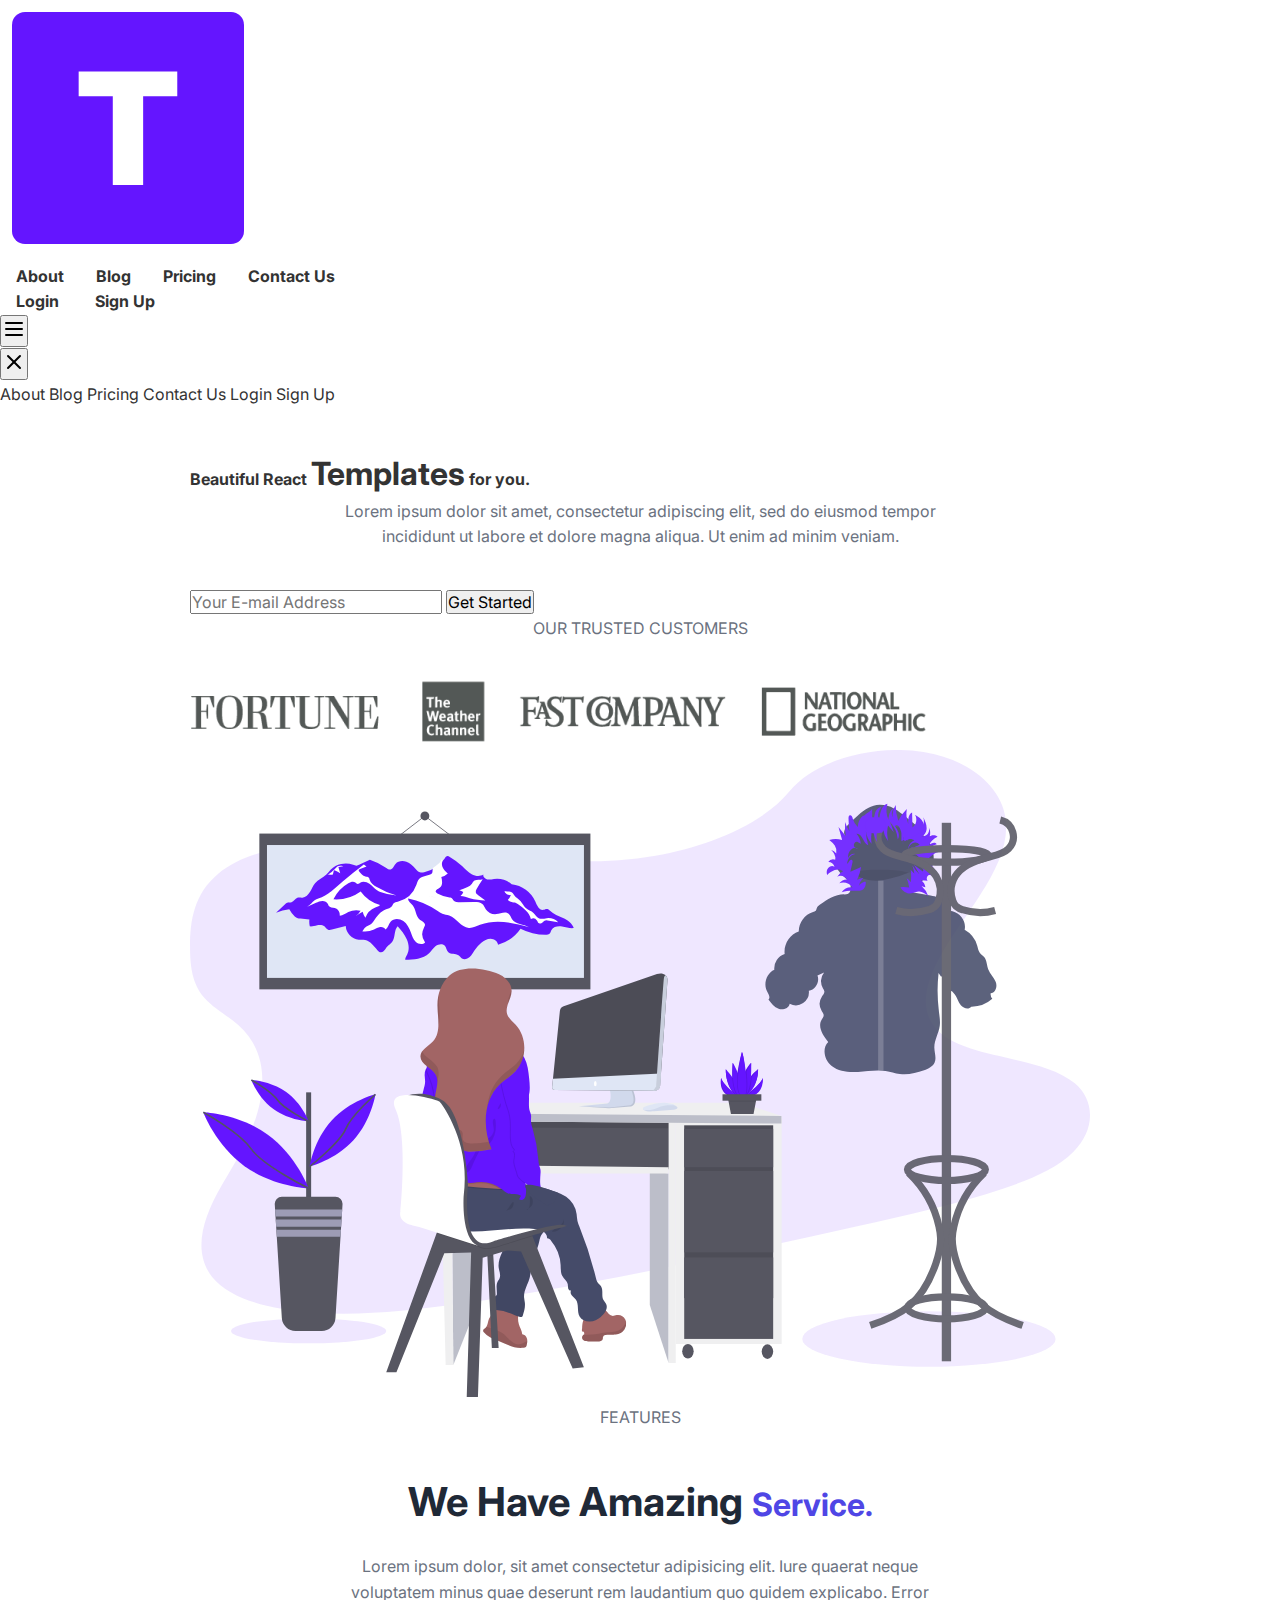
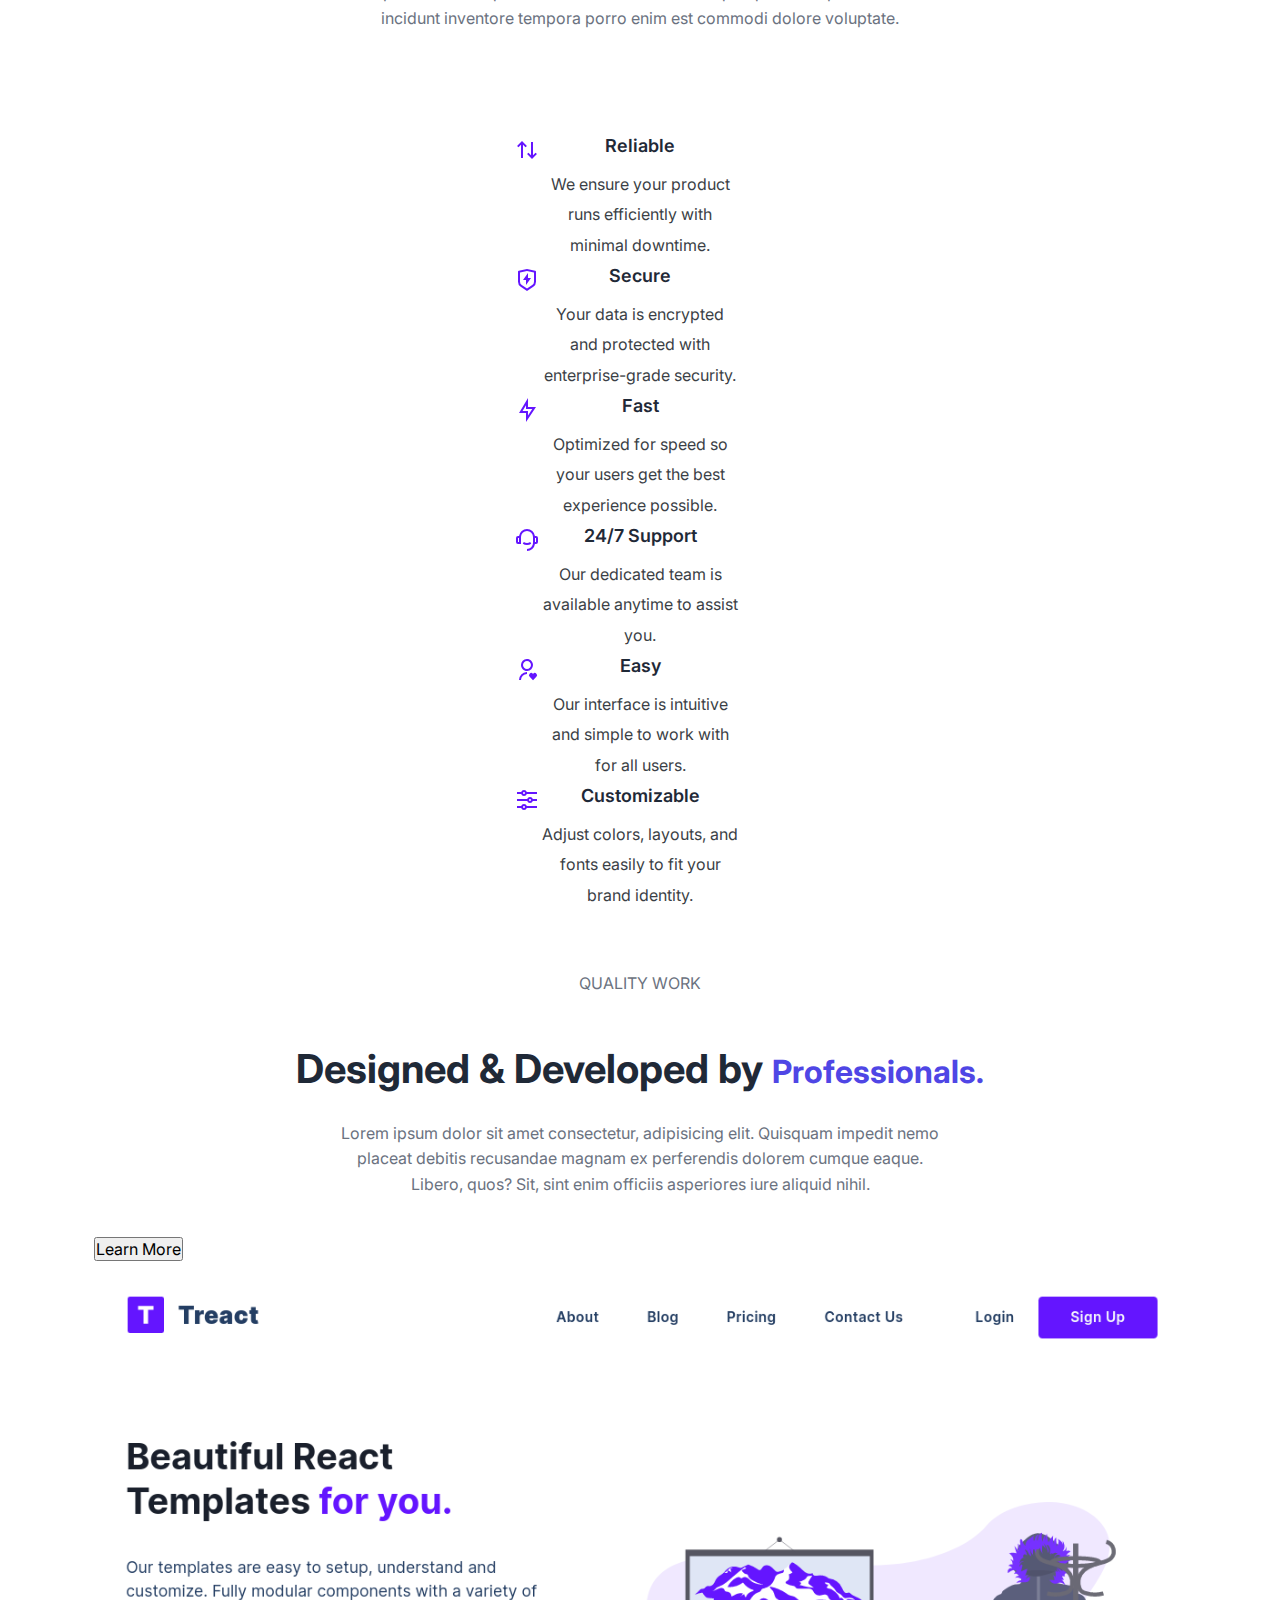
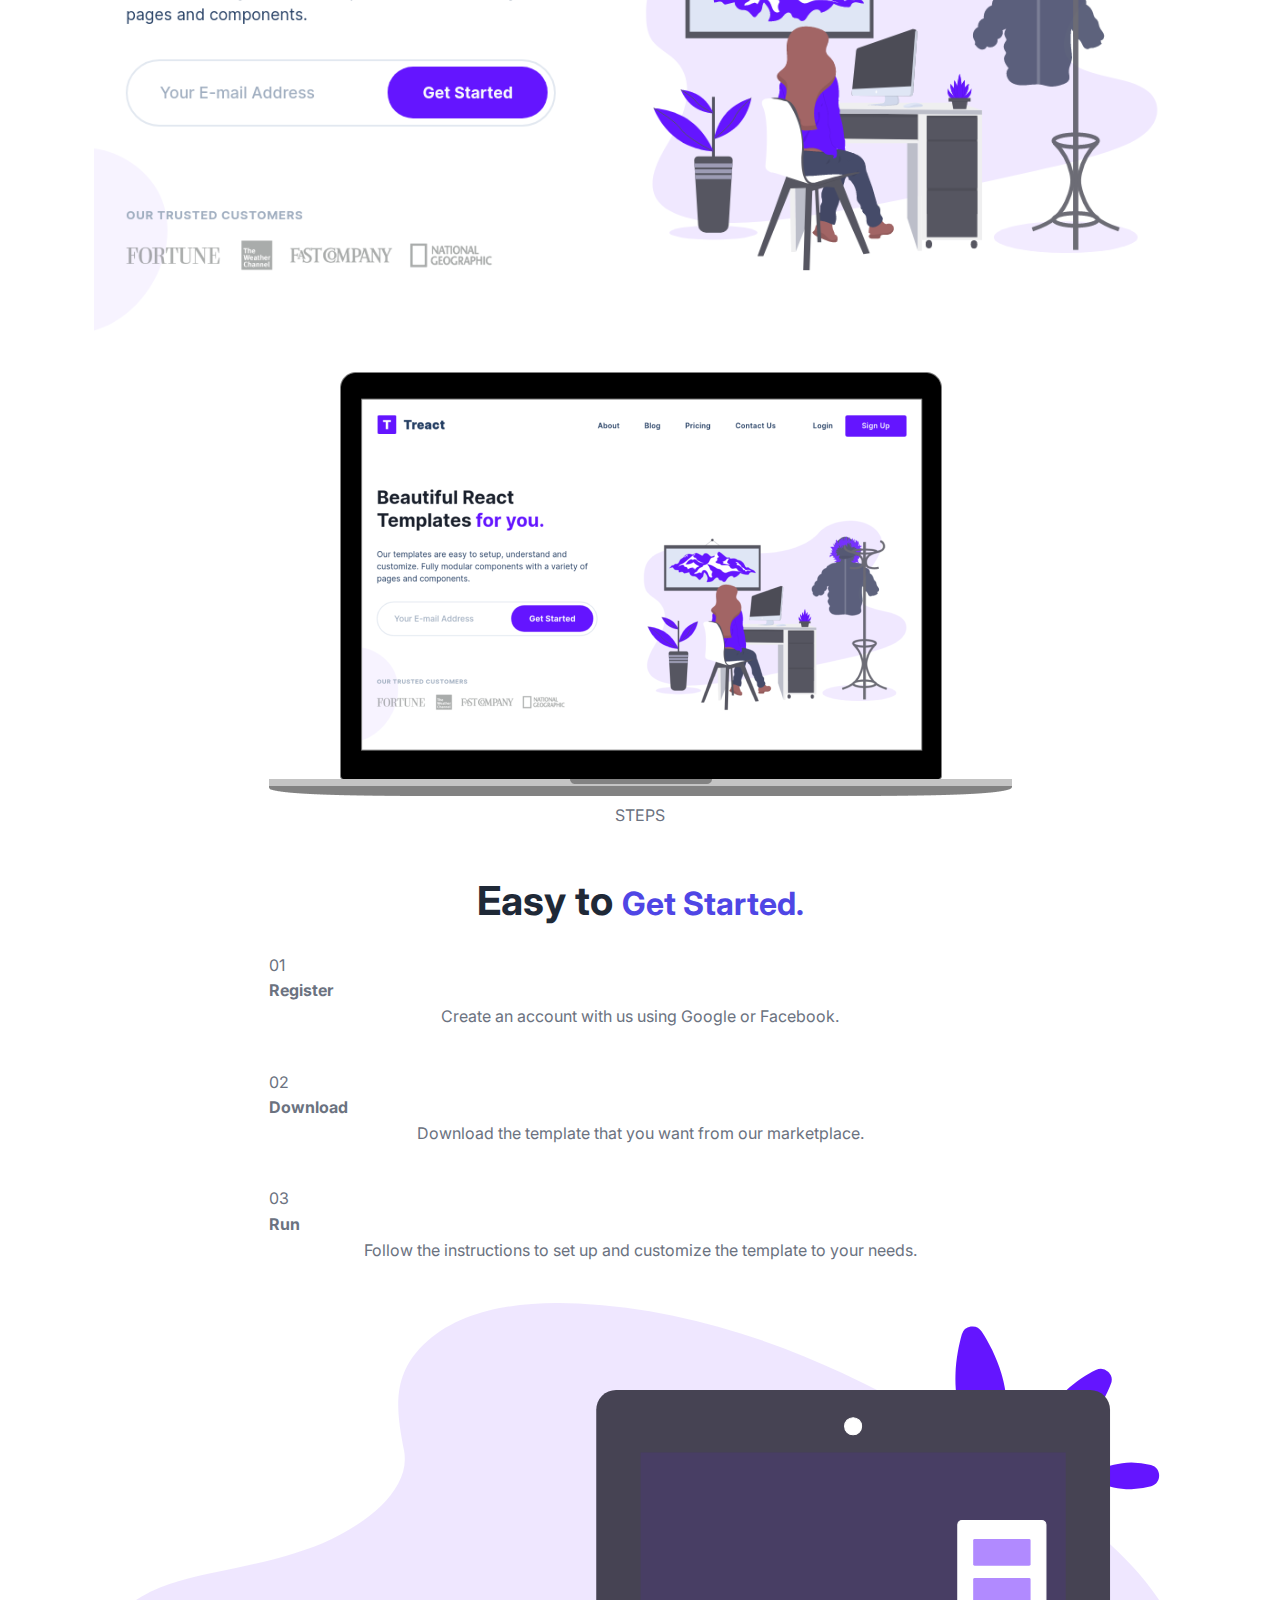
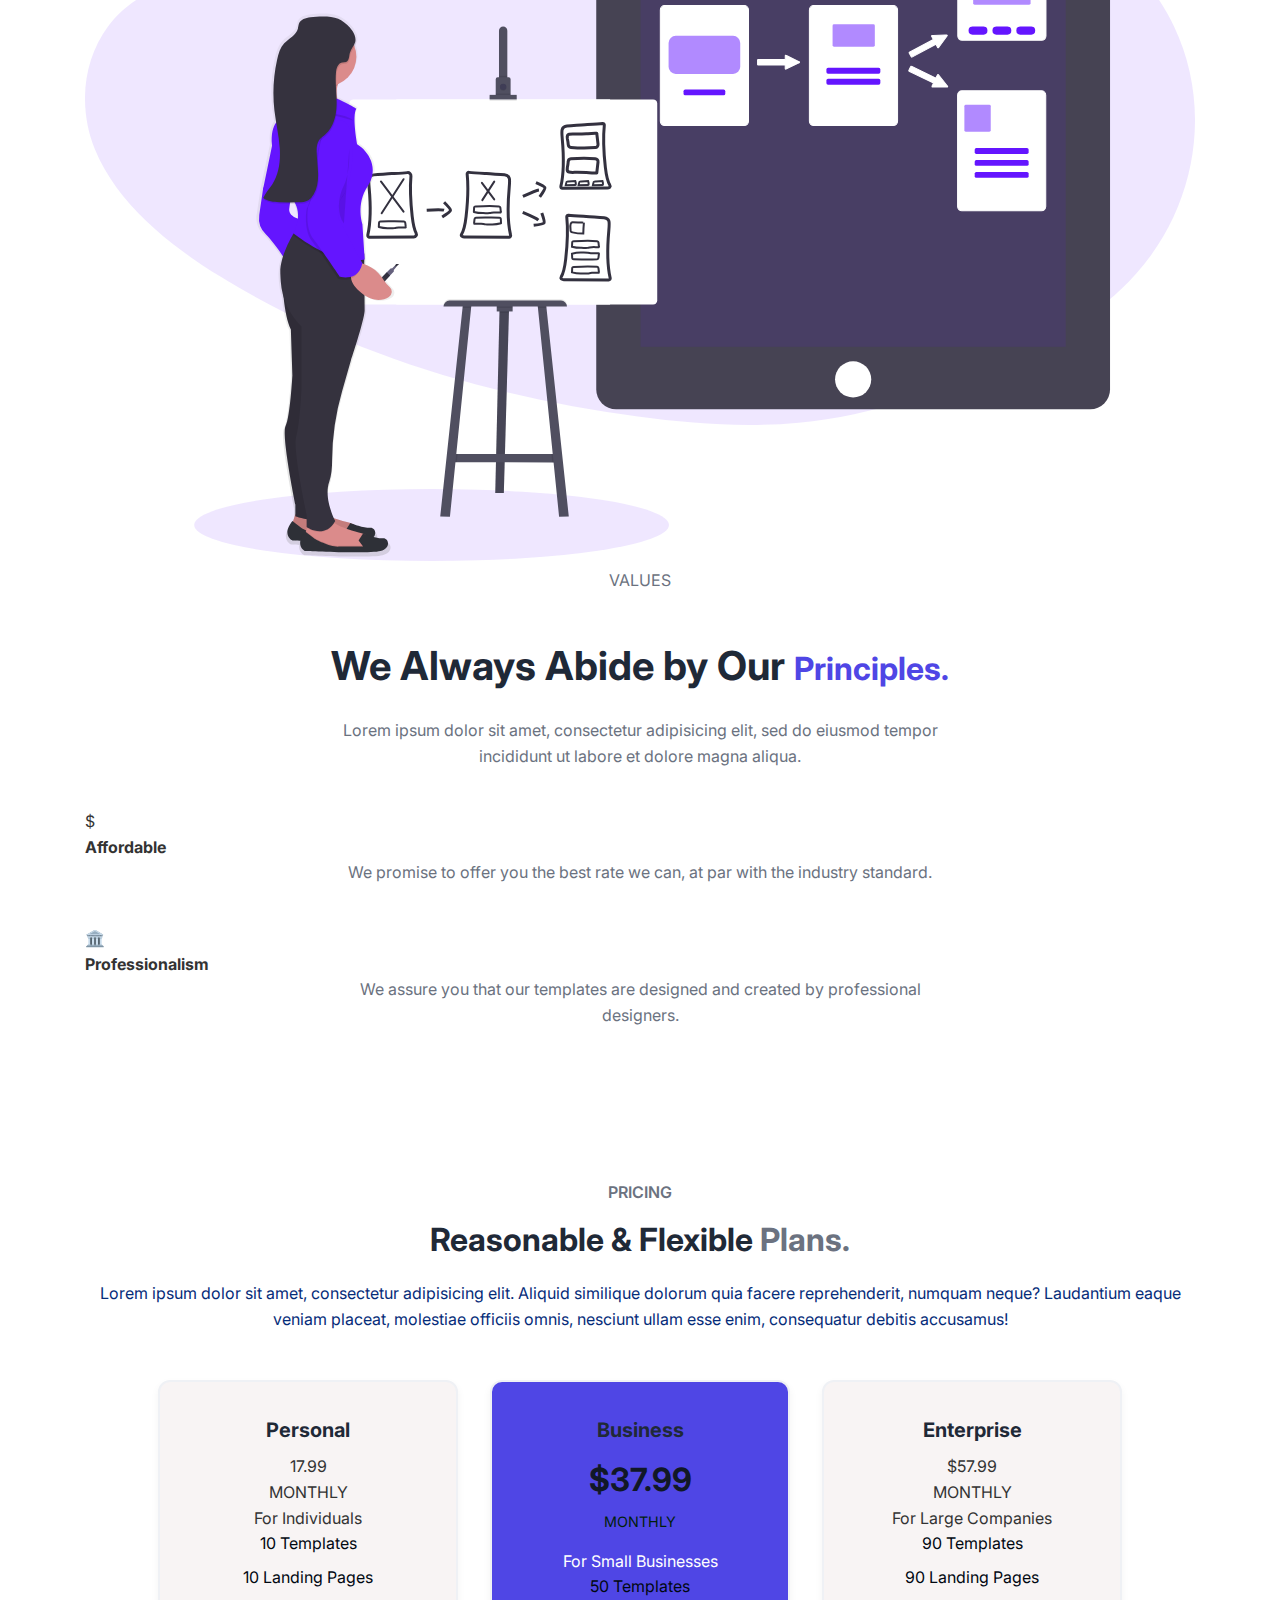
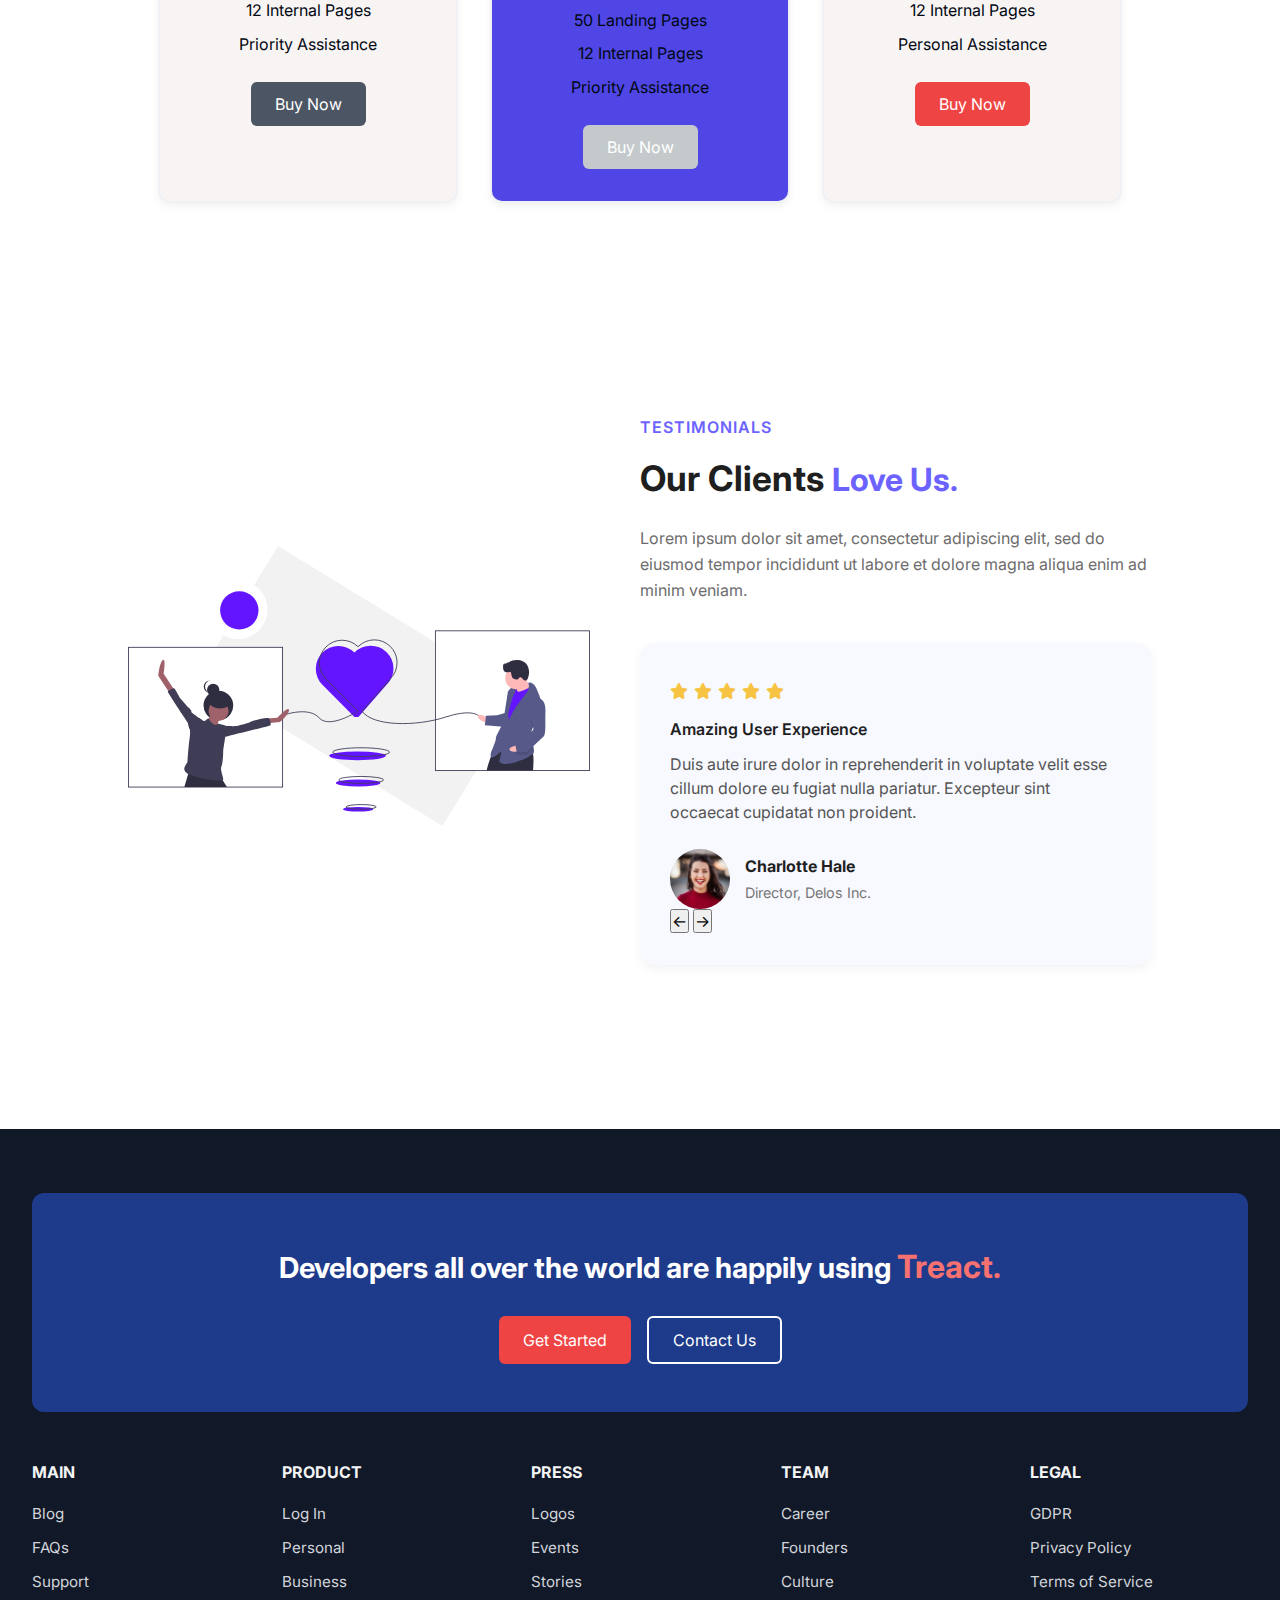
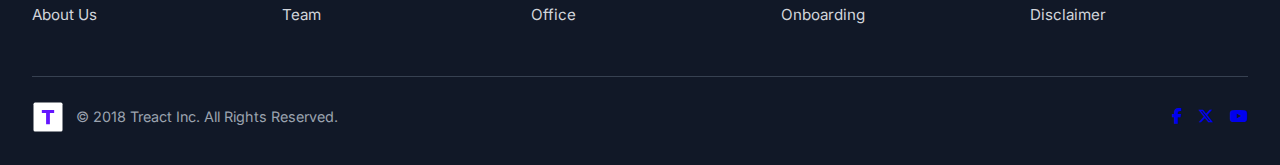
<file: index.html>
<!DOCTYPE html>
<html lang="en">

<head>
  <meta charset="UTF-8" />
  <meta http-equiv="X-UA-Compatible" content="IE=edge" />
  <meta name="viewport" content="width=device-width, initial-scale=1.0" />
  <title>Document</title>
  <link rel="stylesheet" href="styles.css" />
  <link rel="stylesheet" href="https://cdnjs.cloudflare.com/ajax/libs/font-awesome/6.5.0/css/all.min.css">
</head>
<body>
  <main>
  <section id="landing">
    <nav>
      <div class="row nav__row">
        <div class="nav__logo">
          <img src="pic/assets/logo.2c489fc453a1783cbadacf914efa3df6.svg" alt="Treact logo">
        </div>

        <ul class="menu">
          <li><a href="#" class="about-btn">About</a></li>
          <li><a href="#" class="blog-btn">Blog</a></li>
          <li><a href="#" class="pricing-btn">Pricing</a></li>
          <li><a href="#" class="contact-btn">Contact Us</a></li>
        </ul>

        <div class="na__actions">
          <a href="#" class="login-btn">Login</a>
          <a href="#" class="btn btn--primary signup-btn">Sign Up</a>
        </div>
        <button class="btn_menu" onclick="openMenu()">
          <svg xmlns="http://www.w3.org/2000/svg" class="btn_menu--svg" width="24" height="24" viewBox="0 0 24 24"
            fill="none" stroke="currentColor" stroke-width="2" stroke-linecap="round" stroke-linejoin="round">
            <line x1="4" y1="6" x2="20" y2="6"></line>
            <line x1="4" y1="12" x2="20" y2="12"></line>
            <line x1="4" y1="18" x2="20" y2="18"></line>
          </svg>
        </button>
      </div>
    </nav>
    <div class="modal">
      <button class="btn__menu btn__menu--close" onclick="closeMenu()">
        <svg xmlns="http://www.w3.org/2000/svg" width="24" height="24" viewBox="0 0 24 24" fill="none"
          stroke="currentColor" stroke-width="2" stroke-linecap="round" stroke-linejoin="round"
          class="light___StyledCloseIcon-lj69nl-14 fASujC">
          <line x1="18" y1="6" x2="6" y2="18"></line>
          <line x1="6" y1="6" x2="18" y2="18"></line>
        </svg>
      </button>
      <div class="modal__links">
        <a class="modal__link">About</a>
        <a class="modal__link">Blog</a>
        <a class="modal__link">Pricing</a>
        <a class="modal__link">Contact Us</a>
        <a class="modal__link">Login</a>
        <a class="modal__link modal__link--primary">Sign Up</a>
      </div>
    </div>
    <header>
      <div class="container">
        <div class="row">
          <div class="hero-left">
            <p class="hero-small"></p>
            

            <h1 class="hero-title">
              Beautiful React <span>Templates</span> for you.
            </h1>

            <p class="hero-p">
              Lorem ipsum dolor sit amet, consectetur adipiscing elit, sed do eiusmod tempor incididunt ut
              labore et dolore magna aliqua. Ut enim ad minim veniam.
            </p>

            <form class="hero-form">
              <input type="email" class="hero-input" placeholder="Your E-mail Address" />
              <button class="btn btn--primary hero-btn">
                Get Started
              </button>
            </form>

            <p class="hero-label">OUR TRUSTED CUSTOMERS</p>
            <img src="pic/assets/customers-logo-strip.680ac7c2e8ae28161d2c.png" alt="Customer Logos"
              class="hero-logos" />
          </div>
          <figure class="hero-right">
              <img src="pic/assets/design-illustration-2.6da6a00b20c07c4a9b65d1870679e1b8.svg" alt="Hero Image" class="hero-img" />
            </figure>
        </div>
    
    </header>
  </section>
  
    <section id="features">
      <div class="container">
        <div class="features-header">
          <p class="feature-eyebrow">FEATURES</p>
          <h2>We Have Amazing <span>Service.</span></h2>
          <p>
            Lorem ipsum dolor, sit amet consectetur adipisicing elit. Iure quaerat neque voluptatem minus quae deserunt
            rem laudantium quo quidem explicabo. Error incidunt inventore tempora porro enim est commodi dolore
            voluptate.
          </p>
        </div>

        <div class="services">
          <div class="service">
            <div class="service-icon"><img src="pic/assets/reliable-icon.1367510a8f0a1bec76dc425d25f92f43.svg" alt="">
            </div>
            <div class="service-description">
              <h3>Reliable</h3>
              <p>We ensure your product runs efficiently with minimal downtime.</p>

            </div>
          </div>
          <div class="service">
            <div class="service-icon"><img src="pic/assets/shield-icon.daefe14b320b14fbd9cbd18908ac93ec.svg" alt="">
            </div>
            <div class="service-description">
              <h3>Secure</h3>
              <p>Your data is encrypted and protected with enterprise-grade security.</p>
            </div>
          </div>
          <div class="service">
            <div class="service-icon"><img src="pic/assets/fast-icon.dbb971a73d4805d2fc3bcdacdb55beba.svg" alt=""></div>
            <div class="service-description">
              <h3>Fast</h3>
              <p>Optimized for speed so your users get the best experience possible.</p>
            </div>
          </div>

          <div class="service">
            <div class="service-icon"><img src="pic/assets/support-icon.f9253ffa8cb6ffde5bbaa05eb5136375.svg" alt="">
            </div>
            <div class="service-description">
              <h3>24/7 Support</h3>
              <p>Our dedicated team is available anytime to assist you.</p>
            </div>
          </div>

          <div class="service">
            <div class="service-icon"><img src="pic/assets/simple-icon.673b7e1750b2a4ef32907fc164828d00.svg" alt="">
            </div>
            <div class="service-description">
              <h3>Easy</h3>
              <p>Our interface is intuitive and simple to work with for all users.</p>
            </div>
          </div>

          <div class="service">
            <div class="service-icon"><img src="pic/assets/customize-icon.367468c90fd796009b97fbfba67b2c6a.svg" alt="">
            </div>
            <div class="service-description">
              <h3>Customizable</h3>
              <p>Adjust colors, layouts, and fonts easily to fit your brand identity.</p>
            </div>
          </div>
        </div>

      </div>
    </section>

    <section id="quality">
      <div class="container">
        <div class="row quality-row">
          <div class="quality-tx">
            <p class="quality-para">QUALITY WORK</p>

            <h2 class="quality-title">
              Designed &amp; Developed by <span>Professionals.</span>
            </h2>

            <p class="quality-p">
              Lorem ipsum dolor sit amet consectetur, adipisicing elit. Quisquam impedit nemo placeat
              debitis recusandae magnam ex perferendis dolorem cumque eaque. Libero, quos? Sit, sint enim
              officiis asperiores iure aliquid nihil.
            </p>

            <button class="btn btn--primary quality-btn">Learn More</button>
          </div>
          <figure class="quality-image">
            <img src="pic/assets/hero-screenshot-1.40a097b525c2f8c9808e.png"
              alt="Designed & Developed by Professionals">
          </figure>
        </div>
      </div>
    </section>

    <section id="steps">
      <div class="container">
        <div class="row">
          <figure class="steps__image-wrapper">
            <img src="pic/assets/hero-screenshot-2.241aac1fbc66db29d873.png" alt="Dashboard Screenshot"
              class="steps__img" />
          </figure>
          <div class="steps__description">
            <p class="section__tag">STEPS</p>
            <h2 class="section__title">
              Easy to <span>Get Started.</span>
            </h2>

            <div class="step">
              <div class="step__number">01</div>
              <div class="step__description">
                <h3>Register</h3>
                <p>Create an account with us using Google or Facebook.</p>
              </div>
            </div>

            <div class="step">
              <div class="step__number">02</div>
              <div class="step__description">
                <h3>Download</h3>
                <p>Download the template that you want from our marketplace.</p>
              </div>
            </div>

            <div class="step">
              <div class="step__number">03</div>
              <div class="step__description">
                <h3>Run</h3>
                <p>
                  Follow the instructions to set up and customize the template to
                  your needs.
                </p>
              </div>
            </div>
          </div>
        </div>
      </div>
    </section>
    <section id="values">
      <div class="container">
        <div class="row values-row">
          <figure class="values_image-wrapper">
            <img src="pic/assets/prototype-illustration.21bc4b3f612a2f257c3d361067582485.svg"
              alt="Illustration of planning and app wireframes" class="values_img" />
          </figure>
          <div class="values_description">
            <p class="section_tag">VALUES</p>

            <h2 class="section_title">
              We Always Abide by Our <span>Principles.</span>
            </h2>

            <p class="section_para">
              Lorem ipsum dolor sit amet, consectetur adipisicing elit, sed do
              eiusmod tempor incididunt ut labore et dolore magna aliqua.
            </p>

            <div class="value">
              <div class="value_icon affordable">$</div>
              <div class="value_text">
                <h3>Affordable</h3>
                <p>
                  We promise to offer you the best rate we can, at par with the
                  industry standard.
                </p>
              </div>
            </div>

            <div class="value">
              <div class="value_icon professionalism">🏛️</div>
              <div class="value_text">
                <h3>Professionalism</h3>
                <p>
                  We assure you that our templates are designed and created by
                  professional designers.
                </p>
              </div>
            </div>
          </div>
        </div>
      </div>
    </section>

    <section class="pricing">
      <div class="pricing__text-box">
        <p class="pricing__subtitle">PRICING</p>
        <h2 class="pricing__title">
          Reasonable & Flexible<span class="pricing__highlight"> Plans.</span>
        </h2>
        <p class="pricing__description">
          Lorem ipsum dolor sit amet, consectetur adipisicing elit. Aliquid similique dolorum quia facere reprehenderit,
          numquam neque? Laudantium eaque veniam placeat, molestiae officiis omnis, nesciunt ullam esse enim,
          consequatur debitis accusamus!
        </p>
      </div>


      <div class="pricing__plans">
        <div class="pricing__card pricing__card--personal">
          <h3 class="pricing__plan-title">Personal</h3>
          <p class="pricing__prices">17.99</p>
          <p class="pricing__periods">MONTHLY</p>
          <div class="pricing__middle-boxes">
            <p class="pricing__subtitle-textes">For Individuals</p>

            <ul class="pricing__features">
              <li>10 Templates</li>
              <li>10 Landing Pages</li>
              <li>12 Internal Pages</li>
              <li>Priority Assistance</li>
            </ul>
          </div>
          <button class="pricing__button">Buy Now</button>
        </div>

        <div class="pricing__card pricing__card--business">
          <h3 class="pricing__plan-title">Business</h3>
          <p class="pricing__price">$37.99</p>
          <p class="pricing__period">MONTHLY</p>
          <div class="pricing__middle-box">
            <p class="pricing__subtitle-text">For Small Businesses</p>


            <ul class="pricing__features">
              <li>50 Templates</li>
              <li>50 Landing Pages</li>
              <li>12 Internal Pages</li>
              <li>Priority Assistance</li>
            </ul>
          </div>
          <button class="pricing__button pricing__button--blue">Buy Now</button>
        </div>

        <div class="pricing__card pricing__card--enterprise">
          <h3 class="pricing__plan-title">Enterprise</h3>
          <p class="pricing__prices">$57.99</p>
          <p class="pricing__periods">MONTHLY</p>
          <div class="pricing__middle-boxs">
            <p class="pricing__subtitle-texts">For Large Companies</p>

            <ul class="pricing__features">
              <li>90 Templates</li>
              <li>90 Landing Pages</li>
              <li>12 Internal Pages</li>
              <li>Personal Assistance</li>
            </ul>
          </div>
          <button class="pricing__button pricing__button--red">Buy Now</button>
        </div>
      </div>
    </section>

    <div class="text" id="text">
      <div class="text-container">


        <div class="text-image">
          <img src="pic/assets/love-illustration.c759090fa833369ad6ffb6eb19cacb3e.svg" alt="Clients illustration">
        </div>
        <div class="text-box">
          <p class="text-subtitle">TESTIMONIALS</p>
          <h2>Our Clients <span>Love Us.</span></h2>
          <p class="text-description">
            Lorem ipsum dolor sit amet, consectetur adipiscing elit, sed do eiusmod tempor incididunt ut
            labore et dolore
            magna aliqua enim ad minim veniam.
          </p>
          <div class="text-card">
            <div class="stars">
              <i class="fa-solid fa-star"></i>
              <i class="fa-solid fa-star"></i>
              <i class="fa-solid fa-star"></i>
              <i class="fa-solid fa-star"></i>
              <i class="fa-solid fa-star"></i>
            </div>
            <h4>Amazing User Experience</h4>
            <p class="text-review">
              Duis aute irure dolor in reprehenderit in voluptate velit esse cillum dolore eu fugiat nulla
              pariatur.
              Excepteur sint occaecat cupidatat non proident.
            </p>
          <div class="text-bottom">
            <div class="text-profile">
              <img src="pic/assets/photo-1494790108377-be9c29b29330.avif" alt="Charlotte Hale">
              <div class="text-info">
                <h5>Charlotte Hale</h5>
                <p>Director, Delos Inc.</p>
              </div>
            </div>
            <div class="text-control">
              <button class="text-arrow text-arrow--prev">&#x2190;</button>
              <button class="text-arrow text-arrow--next">&#x2192;</button>
            </div>
          </div>
          </div>
        </div>
      </div>
    </div>
    </section>

    <footer class="footer">
      <div class="footer__banner">
        <h2 class="footer__banner-title">
          Developers all over the world are happily using <span class="footer__highlight">Treact.</span>
        </h2>
        <div class="footer__banner-buttons">
          <button class="footer__btn footer__btn--red">Get Started</button>
          <button class="footer__btn footer__btn--outline">Contact Us</button>
        </div>
      </div>

      <div class="footer__links">
        <div class="footer__column">
          <h3 class="footer__column-title">MAIN</h3>
          <ul>
            <li><a href="#">Blog</a></li>
            <li><a href="#">FAQs</a></li>
            <li><a href="#">Support</a></li>
            <li><a href="#">About Us</a></li>
          </ul>
        </div>

        <div class="footer__column">
          <h3 class="footer__column-title">PRODUCT</h3>
          <ul>
            <li><a href="#">Log In</a></li>
            <li><a href="#">Personal</a></li>
            <li><a href="#">Business</a></li>
            <li><a href="#">Team</a></li>
          </ul>
        </div>

        <div class="footer__column">
          <h3 class="footer__column-title">PRESS</h3>
          <ul>
            <li><a href="#">Logos</a></li>
            <li><a href="#">Events</a></li>
            <li><a href="#">Stories</a></li>
            <li><a href="#">Office</a></li>
          </ul>
        </div>

        <div class="footer__column">
          <h3 class="footer__column-title">TEAM</h3>
          <ul>
            <li><a href="#">Career</a></li>
            <li><a href="#">Founders</a></li>
            <li><a href="#">Culture</a></li>
            <li><a href="#">Onboarding</a></li>
          </ul>
        </div>

        <div class="footer__column">
          <h3 class="footer__column-title">LEGAL</h3>
          <ul>
            <li><a href="#">GDPR</a></li>
            <li><a href="#">Privacy Policy</a></li>
            <li><a href="#">Terms of Service</a></li>
            <li><a href="#">Disclaimer</a></li>
          </ul>
        </div>
      </div>

      <div class="footer__bottom">
        <div class="footer__logo">
          <img src="pic/assets/logo-light.d9a5d1b5be5ea077b26864fdfc2e96a4.svg" alt="Treact Logo"
            class="footer__logo-img">
          <p class="footer__copyright">© 2018 Treact Inc. All Rights Reserved.</p>
        </div>
        <div class="footer__socials">
          <a href="#"><i class="fab fa-facebook-f"></i></a>
          <a href="#"><i class="fa-brands fa-x-twitter"></i></a>
          <a href="#"><i class="fab fa-youtube"></i></a>
        </div>
      </div>
    </footer>

    <script>
      function openMenu() {
        const modal =
          document.querySelector('.modal');

        if (modal) {
          modal.classList.add('modal--open');
        }
      }

      function closeMenu() {
        const modal =
          document.querySelector('.modal');

        if (modal) {
          modal.classList.remove('modal--open');
        }
      }
    </script>
  </main>
</body>

</html>
</file>
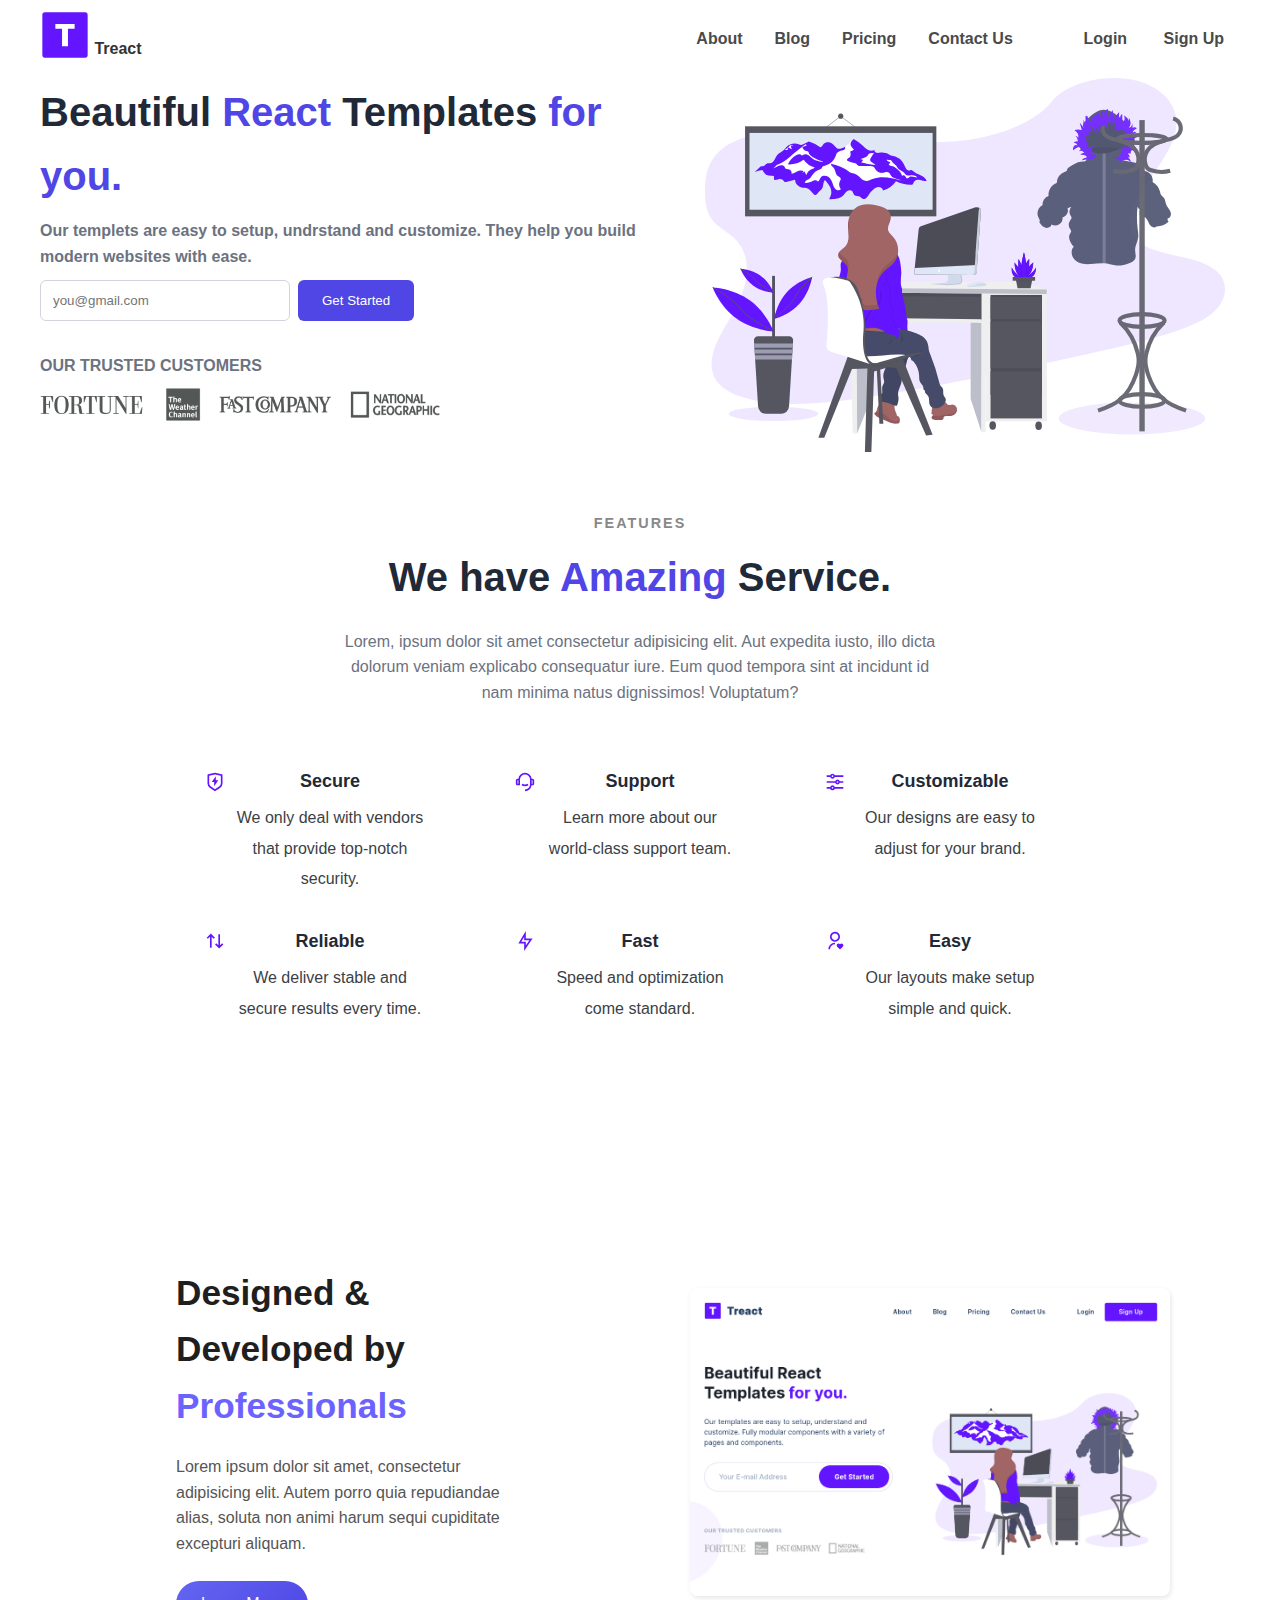
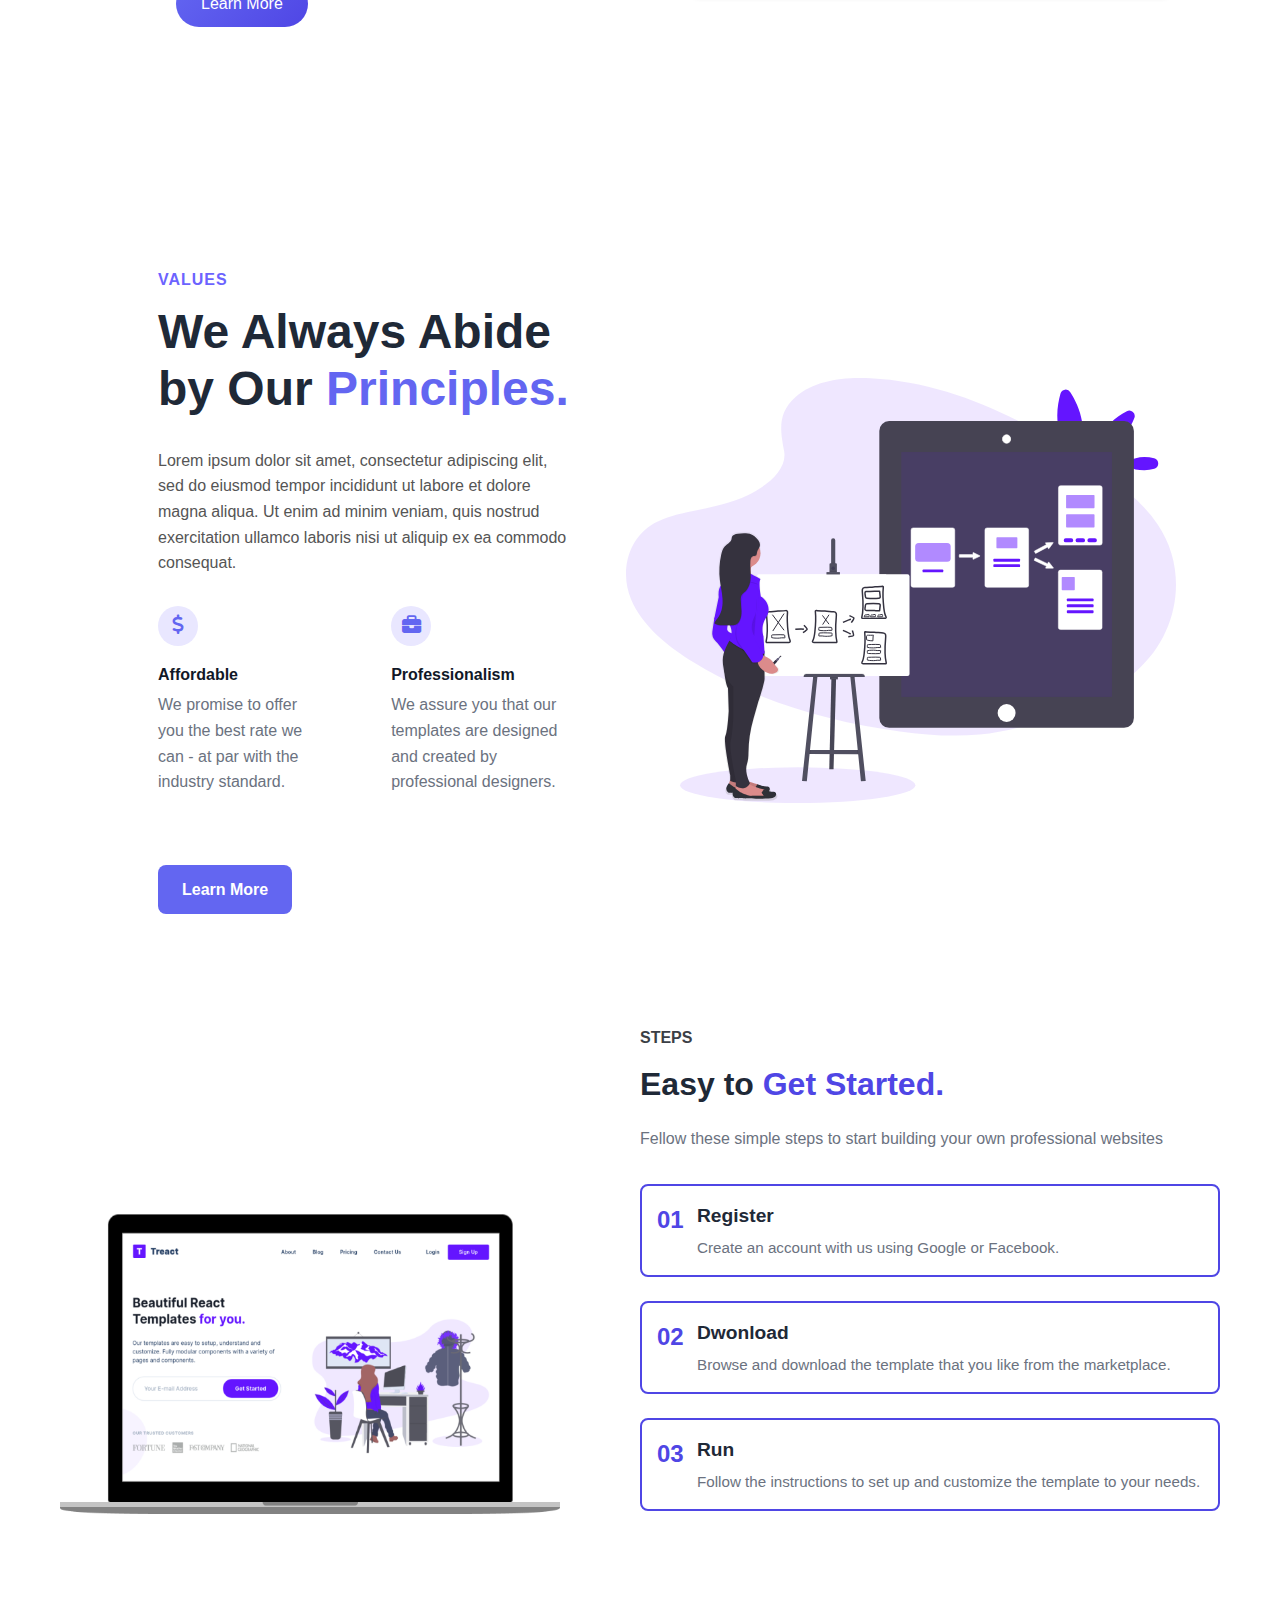
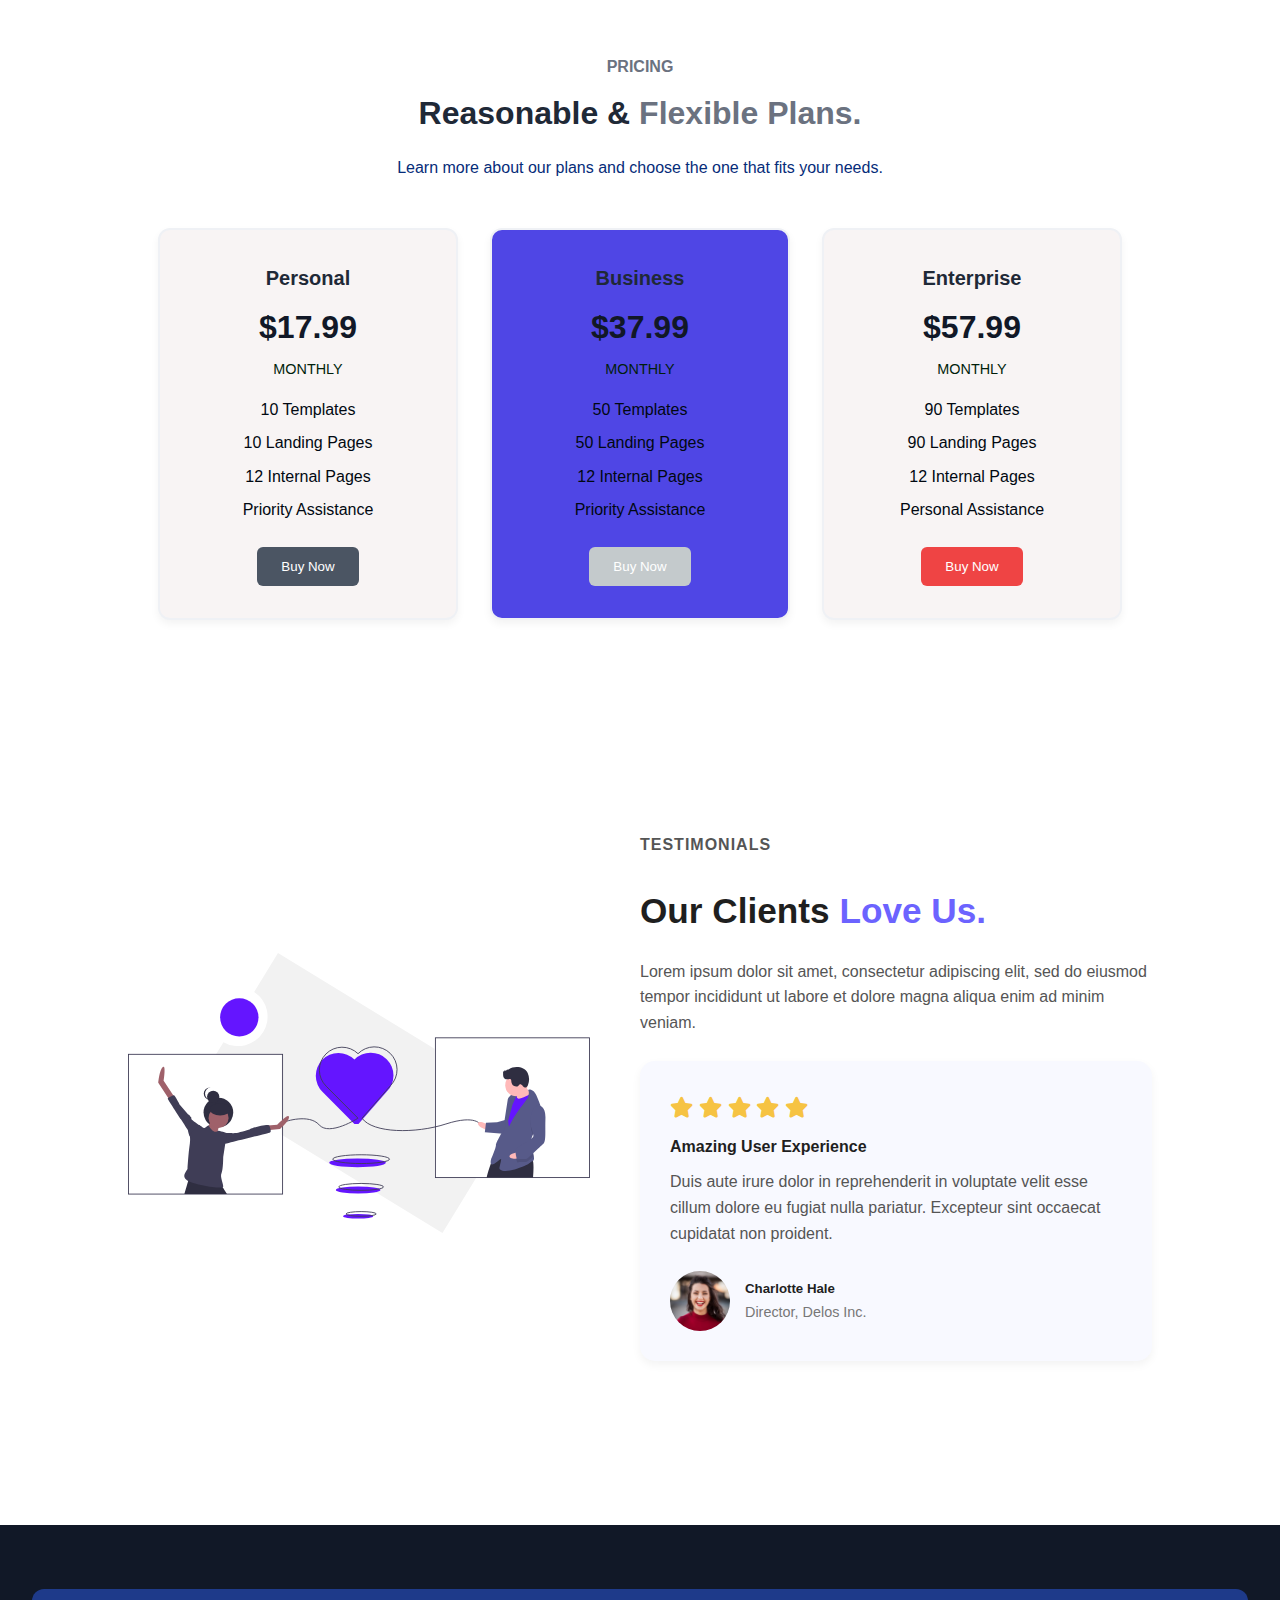
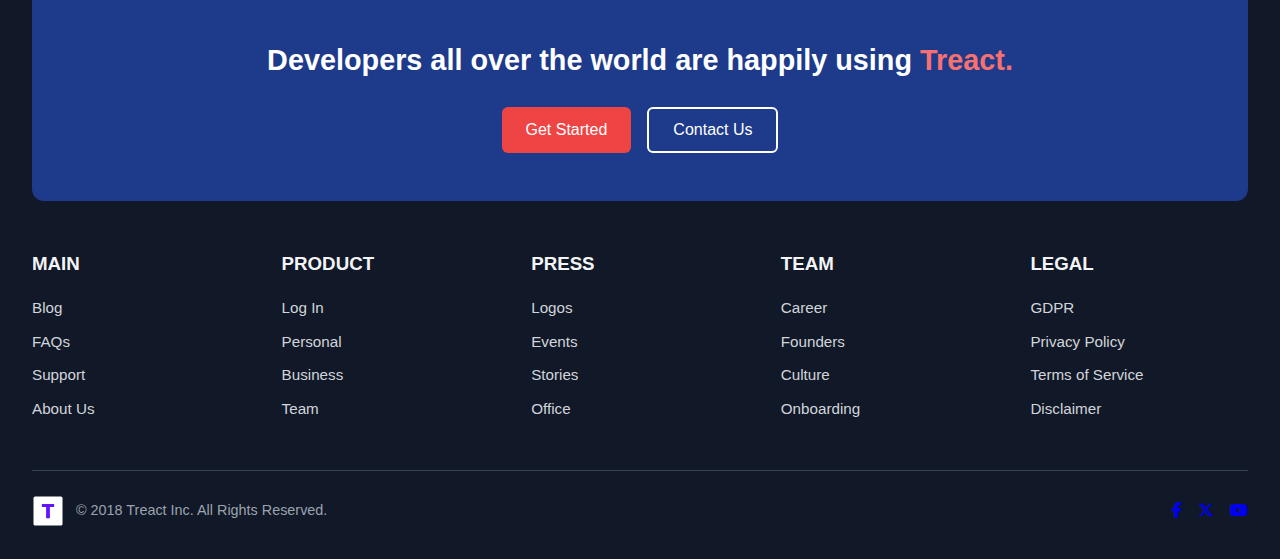
<file: fes-final-project-main/index.html>
<!DOCTYPE html>
<html lang="en">

<head>
  <meta charset="UTF-8">
  <meta name="viewport" content="width=device-width, initial-scale=1.0">
  <title>Document</title>
  <link rel="stylesheet" href="https://cdnjs.cloudflare.com/ajax/libs/font-awesome/6.5.0/css/all.min.css">
  <link rel="stylesheet" href="styles.css">
</head>

<body>

  <nav class="nav">
    <div class="nav__logo">
      <img src="./pic/assets/logo.2c489fc453a1783cbadacf914efa3df6.svg" class="nav__img" alt="">
      <span class="nav__logo-text">Treact</span>
    </div>
    <ul class="menu">
      <li><a href="#" class="about-btn">About</a></li>
      <li><a href="#" class="blog-btn">Blog</a></li>
      <li><a href="#" class="pricing-btn">Pricing</a></li>
      <li><a href="#" class="contact-btn">Contact Us</a></li>
    </ul>
    <div class="nav__auth">
      <a href="#" class="login-btn">Login</a>
      <a href="#" class="signup-btn">Sign Up</a>
    </div>
  </nav>
  <section class="hero">
    <div class="hero-text">
      <h1>Beautiful <span class="purple">React</span> Templates <span class="purple">for you.</span></h1>
      <p>Our templets are easy to setup, undrstand and customize. They help you build
        modern websites with ease.
      </p>
      <form class="email-form">
        <input type="email" placeholder="you@gmail.com">
        <button type="submit">Get Started</button>
      </form>
      <div class="trusted">
        <p>OUR TRUSTED CUSTOMERS</p>
        <img src="./pic/assets/customers-logo-strip.680ac7c2e8ae28161d2c.png" class="img__strip" alt="">
      </div>
    </div>
    <div class="hero-img">
      <img src="./pic/assets/design-illustration-2.6da6a00b20c07c4a9b65d1870679e1b8.svg" alt="">
    </div>
  </section>

  <section class="services">
    <div class="container">
      <h5 class="section-label">FEATURES</h5>
      <h2>We have <span>Amazing</span> Service.</h2>
      <p>Lorem, ipsum dolor sit amet consectetur adipisicing elit. Aut expedita iusto, illo dicta dolorum veniam
        explicabo consequatur iure. Eum quod tempora sint at incidunt id nam minima natus dignissimos! Voluptatum?</p>


      <div class="service-items">
        <div class="service">
          <img src="./pic/assets/shield-icon.daefe14b320b14fbd9cbd18908ac93ec.svg" class="service-icon">
          <h3>Secure</h3>
          <p class="service-text">We only deal with vendors that provide top-notch security.</p>
        </div>

        <div class="service">
          <img src="./pic/assets/support-icon.f9253ffa8cb6ffde5bbaa05eb5136375.svg" alt="Support Icon"
            class="service-icon">
          <h3>Support</h3>
          <p>Learn more about our world-class support team.</p>
        </div>

        <div class="service">
          <img src="./pic/assets/customize-icon.367468c90fd796009b97fbfba67b2c6a.svg" alt="Customizable Icon"
            class="service-icon">
          <h3>Customizable</h3>
          <p>Our designs are easy to adjust for your brand.</p>
        </div>

        <div class="service">
          <img src="./pic/assets/reliable-icon.1367510a8f0a1bec76dc425d25f92f43.svg" alt="Reliable Icon"
            class="service-icon">
          <h3>Reliable</h3>
          <p>We deliver stable and secure results every time.</p>
        </div>

        <div class="service">
          <img src="./pic/assets/fast-icon.dbb971a73d4805d2fc3bcdacdb55beba.svg" alt="Fast Icon" class="service-icon">
          <h3>Fast</h3>
          <p>Speed and optimization come standard.</p>
        </div>

        <div class="service">
          <img src="./pic/assets/simple-icon.673b7e1750b2a4ef32907fc164828d00.svg" alt="Easy Icon" class="service-icon">
          <h3>Easy</h3>
          <p>Our layouts make setup simple and quick.</p>
        </div>
      </div>
    </div>
  </section>


  <section class="qt-word">
    <div class="row">
      <div class="col text">
        <h2>Designed & Developed by <span>Professionals</span></h2>
        <p>
          Lorem ipsum dolor sit amet, consectetur adipisicing elit. Autem porro
          quia repudiandae alias, soluta non animi harum sequi cupiditate
          excepturi aliquam.
        </p>
        <a href="#" class="btn">Learn More</a>
      </div>

      <div class="col image">
        <img src="pic/assets/hero-screenshot-1.40a097b525c2f8c9808e.png" alt="React Template Preview">
      </div>
    </div>
  </section>
  <section class="val" id="val">
    <div class="val-container">
      <div class="val-text">
        <p class="val-subtitle">VALUES</p>
        <h2>We Always Abide by Our <span>Principles.</span></h2>
        <p class="val-description">
          Lorem ipsum dolor sit amet, consectetur adipiscing elit, sed do eiusmod tempor incididunt ut labore et dolore
          magna aliqua. Ut enim ad minim veniam, quis nostrud exercitation ullamco laboris nisi ut aliquip ex ea commodo
          consequat.
        </p>

        <div class="val-points">
          <div class="val-point">
            <div class="val-point-icon">
              <i class="fa-solid fa-dollar-sign"></i>
            </div>
            <h4>Affordable</h4>
            <p>We promise to offer you the best rate we can - at par with the industry standard.</p>
          </div>
          <div class="val-point">
            <div class="val-point-icon">
              <i class="fa-solid fa-briefcase"></i>
            </div>
            <h4>Professionalism</h4>
            <p>We assure you that our templates are designed and created by professional designers.</p>
          </div>
        </div>

        <a href="#" class="val-btn">Learn More</a>
      </div>

      <div class="val-image">
        <img src="pic/assets/prototype-illustration.21bc4b3f612a2f257c3d361067582485.svg"
          alt="Team principles illustration">
      </div>
    </div>
  </section>




  <section class="steps">
    <div class="steps__image-box">
      <img src="./pic/assets/hero-screenshot-2.241aac1fbc66db29d873.png" class="steps__image" alt="">
    </div>
    <div class="steps__text-box">
      <p class="steps__subtitle">STEPS</p>
      <h2 class="steps__title">
        Easy to <span class="steps__highlight">Get Started.</span>
      </h2>
      <p class="steps__description">
        Fellow these simple steps to start building your own professional websites
      </p>
      <div class="steps__list">
        <div class="steps__item">
          <div class="steps__numbers">01</div>
          <div class="steps__content">
            <h3 class="steps__heading">Register</h3>
            <p class="steps__text">Create an account with us using Google or Facebook.</p>
          </div>
        </div>
        <div class="steps__item">
          <div class="steps__numbers">02</div>
          <div class="steps__content">
            <h3 class="steps__heading">Dwonload</h3>
            <p class="steps__text">Browse and download the template that you like from the marketplace.</p>
          </div>
        </div>
        <div class="steps__item">
          <div class="steps__numbers">03</div>
          <div class="steps__content">
            <h3 class="steps__heading">Run</h3>
            <p class="steps__text">Follow the instructions to set up and customize the template to your
              needs.</p>
          </div>
        </div>
      </div>
    </div>
  </section>
  <section class="pricing">
    <div class="pricing__text-box">
      <p class="pricing__subtitle">PRICING</p>
      <h2 class="pricing__title">
        Reasonable & <span class="pricing__highlight">Flexible Plans.</span>
      </h2>
      <p class="pricing__description">
        Learn more about our plans and choose the one that fits your needs.
      </p>
    </div>


    <div class="pricing__plans">
      <div class="pricing__card pricing__card--personal">
        <h3 class="pricing__plan-title">Personal</h3>
        <p class="pricing__price">$17.99</p>
        <p class="pricing__period">MONTHLY</p>
        <ul class="pricing__features">
          <li>10 Templates</li>
          <li>10 Landing Pages</li>
          <li>12 Internal Pages</li>
          <li>Priority Assistance</li>
        </ul>
        <button class="pricing__button">Buy Now</button>
      </div>

      <div class="pricing__card pricing__card--business">
        <h3 class="pricing__plan-title">Business</h3>
        <p class="pricing__price">$37.99</p>
        <p class="pricing__period">MONTHLY</p>
        <ul class="pricing__features">
          <li>50 Templates</li>
          <li>50 Landing Pages</li>
          <li>12 Internal Pages</li>
          <li>Priority Assistance</li>
        </ul>
        <button class="pricing__button pricing__button--blue">Buy Now</button>
      </div>

      <div class="pricing__card pricing__card--enterprise">
        <h3 class="pricing__plan-title">Enterprise</h3>
        <p class="pricing__price">$57.99</p>
        <p class="pricing__period">MONTHLY</p>
        <ul class="pricing__features">
          <li>90 Templates</li>
          <li>90 Landing Pages</li>
          <li>12 Internal Pages</li>
          <li>Personal Assistance</li>
        </ul>
        <button class="pricing__button pricing__button--red">Buy Now</button>
      </div>
    </div>
  </section>



  <section class="text" id="text">
    <div class="text-container">


      <div class="text-image">
        <img src="pic/assets/love-illustration.c759090fa833369ad6ffb6eb19cacb3e.svg" alt="Clients illustration">
      </div>


      <div class="text-box">
        <p class="text-subtitle">TESTIMONIALS</p>
        <h2>Our Clients <span>Love Us.</span></h2>
        <p class="text-description">
          Lorem ipsum dolor sit amet, consectetur adipiscing elit, sed do eiusmod tempor incididunt ut labore et dolore
          magna aliqua enim ad minim veniam.
        </p>

        <div class="text-card">

          <div class="stars">
            <i class="fa-solid fa-star"></i>
            <i class="fa-solid fa-star"></i>
            <i class="fa-solid fa-star"></i>
            <i class="fa-solid fa-star"></i>
            <i class="fa-solid fa-star"></i>
          </div>

          <h4>Amazing User Experience</h4>
          <p class="text-review">
            Duis aute irure dolor in reprehenderit in voluptate velit esse cillum dolore eu fugiat nulla pariatur.
            Excepteur sint occaecat cupidatat non proident.
          </p>


          <div class="text-profile">
            <img src="pic/assets/photo-1494790108377-be9c29b29330.avif" alt="Charlotte Hale">
            <div class="text-info">
              <h5>Charlotte Hale</h5>
              <p>Director, Delos Inc.</p>
            </div>
          </div>
        </div>
      </div>
    </div>
  </section>



  <footer class="footer">
    <div class="footer__banner">
      <h2 class="footer__banner-title">
        Developers all over the world are happily using <span class="footer__highlight">Treact.</span>
      </h2>
      <div class="footer__banner-buttons">
        <button class="footer__btn footer__btn--red">Get Started</button>
        <button class="footer__btn footer__btn--outline">Contact Us</button>
      </div>
    </div>

    <div class="footer__links">
      <div class="footer__column">
        <h3 class="footer__column-title">MAIN</h3>
        <ul>
          <li><a href="#">Blog</a></li>
          <li><a href="#">FAQs</a></li>
          <li><a href="#">Support</a></li>
          <li><a href="#">About Us</a></li>
        </ul>
      </div>

      <div class="footer__column">
        <h3 class="footer__column-title">PRODUCT</h3>
        <ul>
          <li><a href="#">Log In</a></li>
          <li><a href="#">Personal</a></li>
          <li><a href="#">Business</a></li>
          <li><a href="#">Team</a></li>
        </ul>
      </div>

      <div class="footer__column">
        <h3 class="footer__column-title">PRESS</h3>
        <ul>
          <li><a href="#">Logos</a></li>
          <li><a href="#">Events</a></li>
          <li><a href="#">Stories</a></li>
          <li><a href="#">Office</a></li>
        </ul>
      </div>

      <div class="footer__column">
        <h3 class="footer__column-title">TEAM</h3>
        <ul>
          <li><a href="#">Career</a></li>
          <li><a href="#">Founders</a></li>
          <li><a href="#">Culture</a></li>
          <li><a href="#">Onboarding</a></li>
        </ul>
      </div>

      <div class="footer__column">
        <h3 class="footer__column-title">LEGAL</h3>
        <ul>
          <li><a href="#">GDPR</a></li>
          <li><a href="#">Privacy Policy</a></li>
          <li><a href="#">Terms of Service</a></li>
          <li><a href="#">Disclaimer</a></li>
        </ul>
      </div>
    </div>

    <div class="footer__bottom">
      <div class="footer__logo">
        <img src="./pic/assets/logo-light.d9a5d1b5be5ea077b26864fdfc2e96a4.svg" alt="Treact Logo"
          class="footer__logo-img">
        <p class="footer__copyright">© 2018 Treact Inc. All Rights Reserved.</p>
      </div>
      <div class="footer__socials">
        <a href="#"><i class="fab fa-facebook-f"></i></a>
        <a href="#"><i class="fa-brands fa-x-twitter"></i></a>
        <a href="#"><i class="fab fa-youtube"></i></a>
      </div>
    </div>
  </footer>



</body>

</html>
</file>
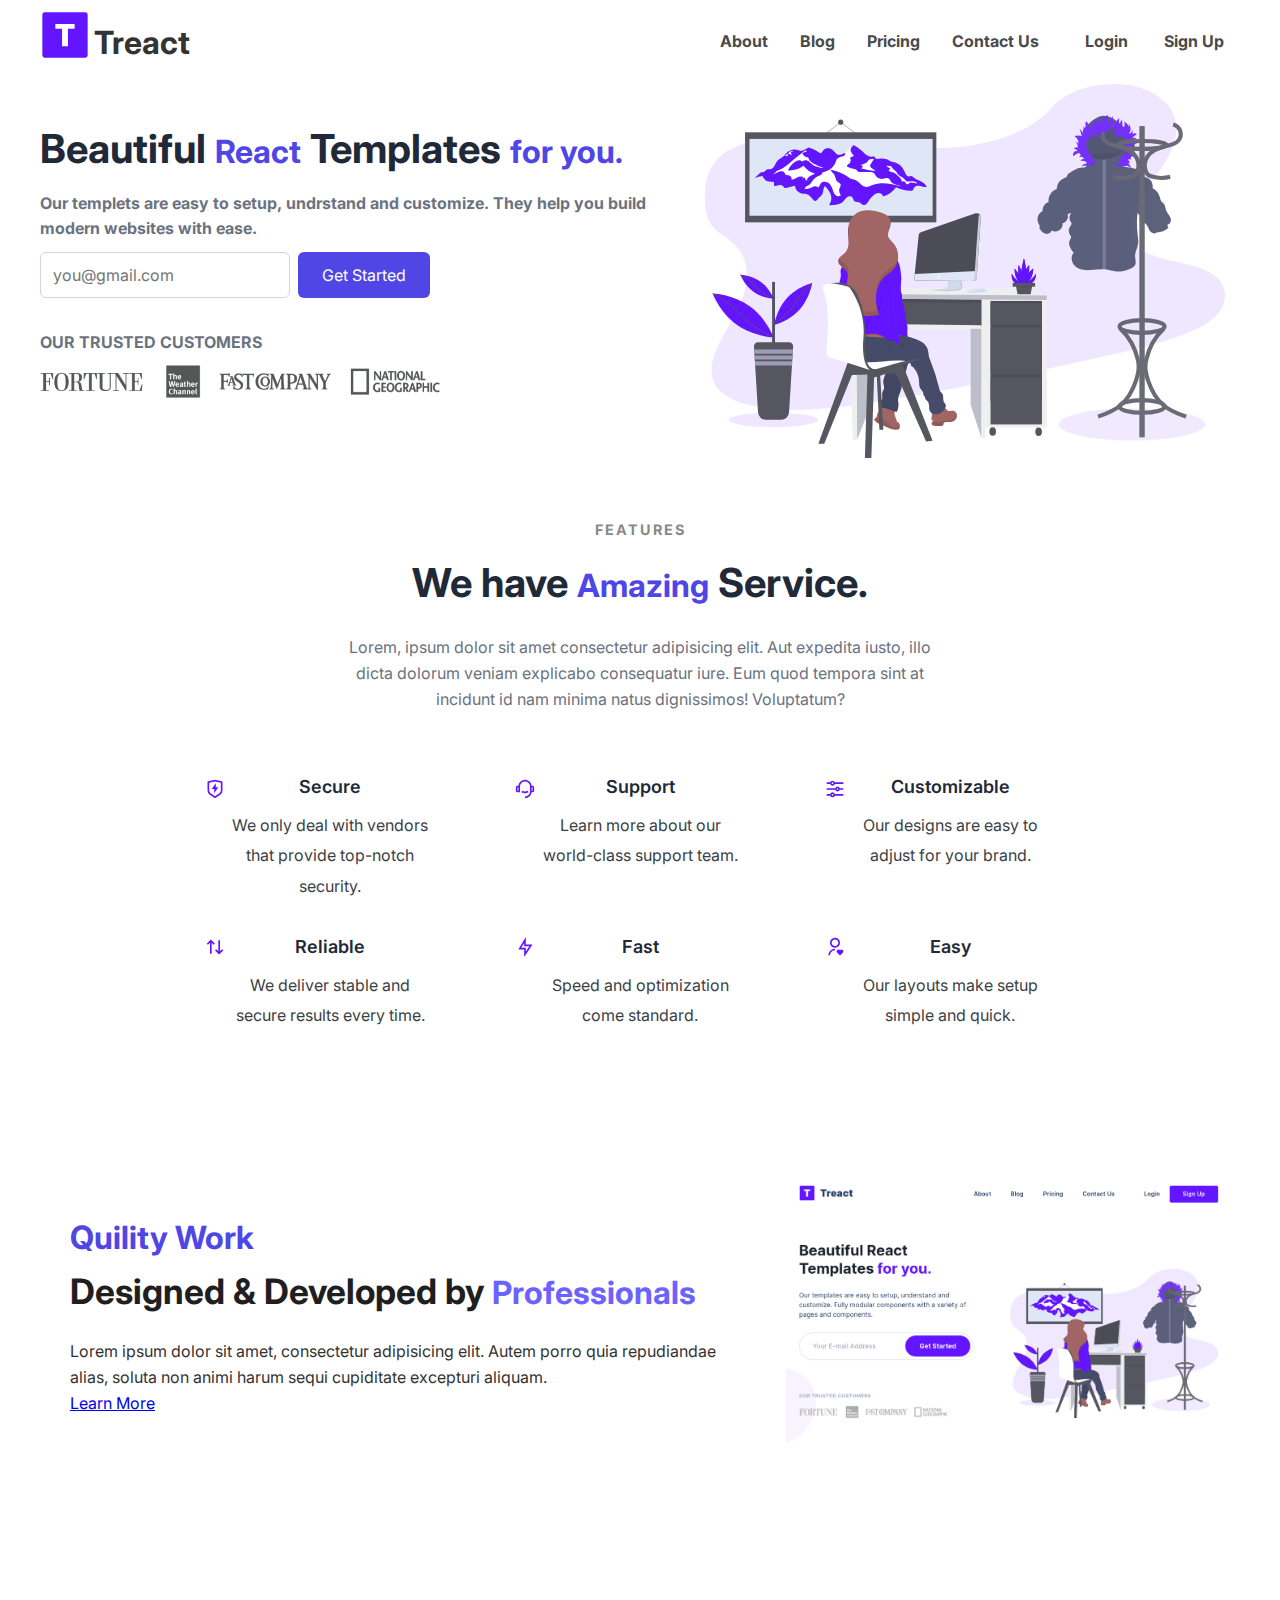
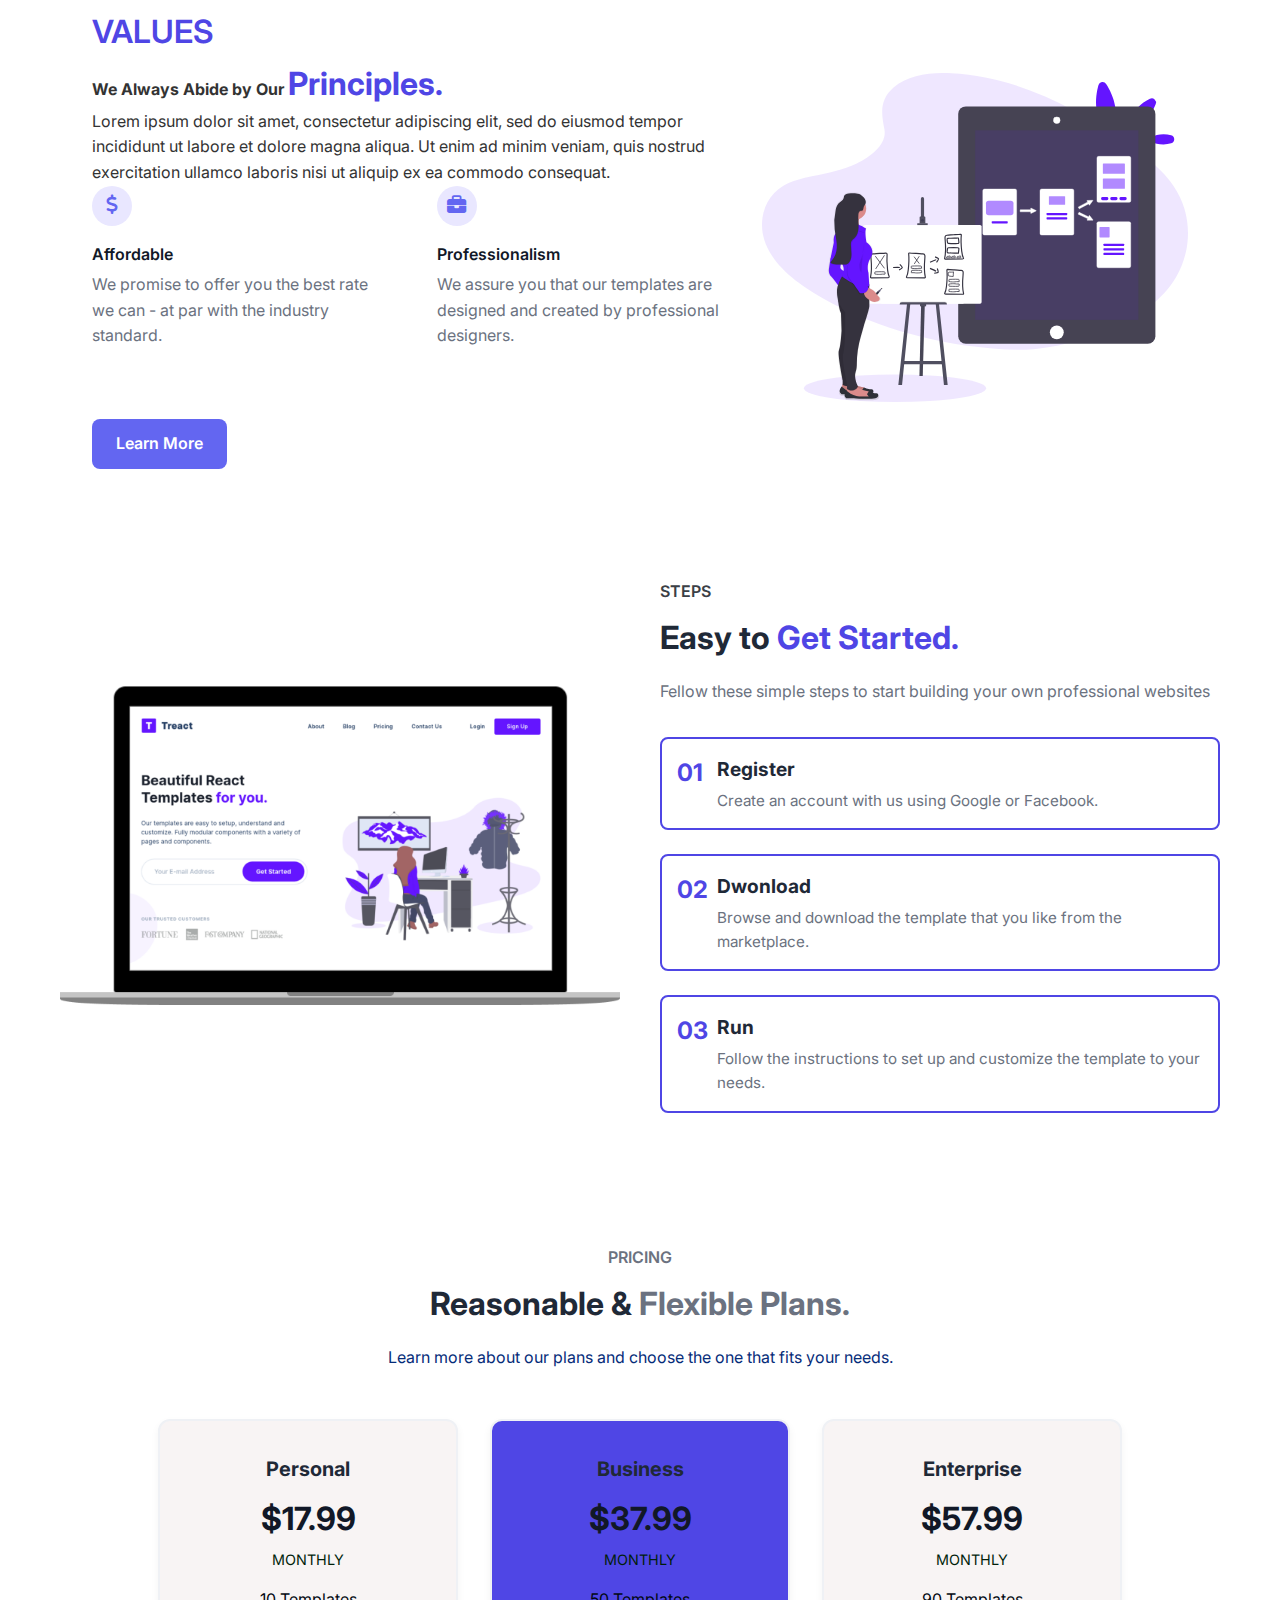
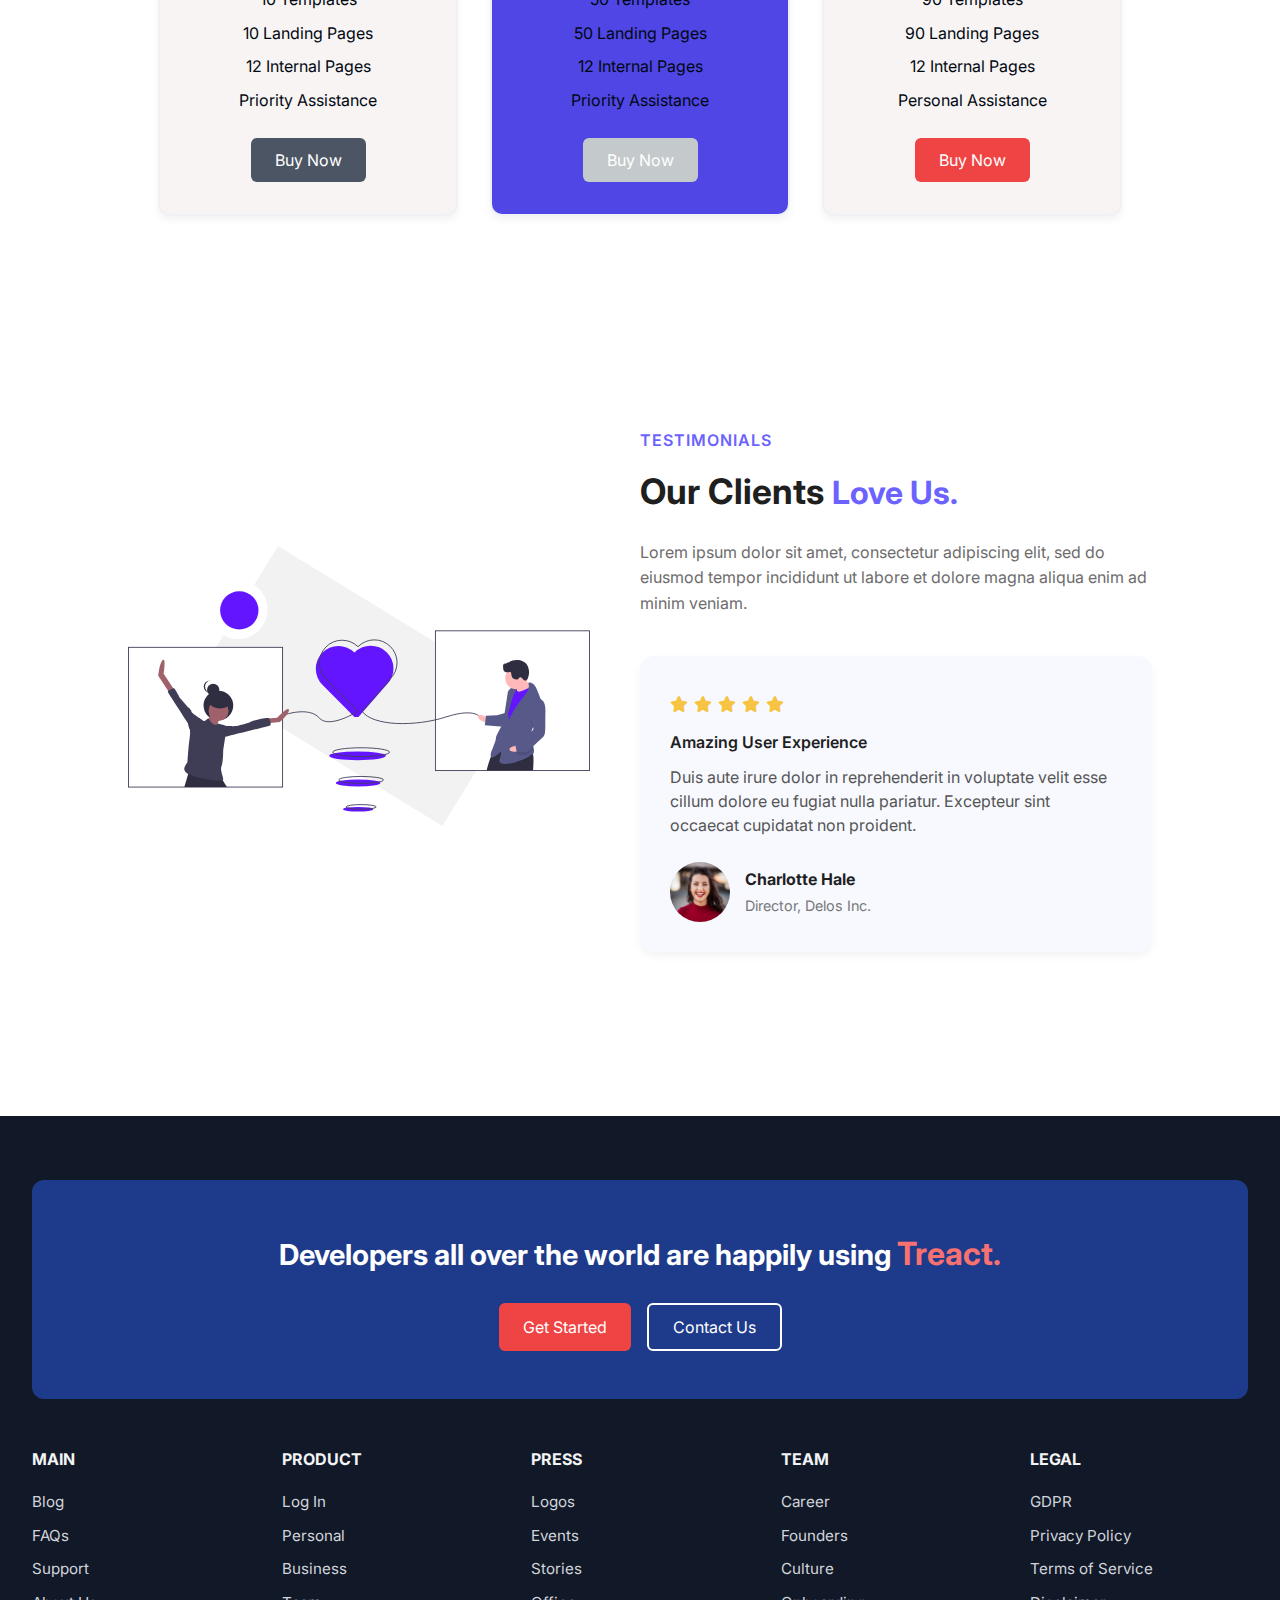
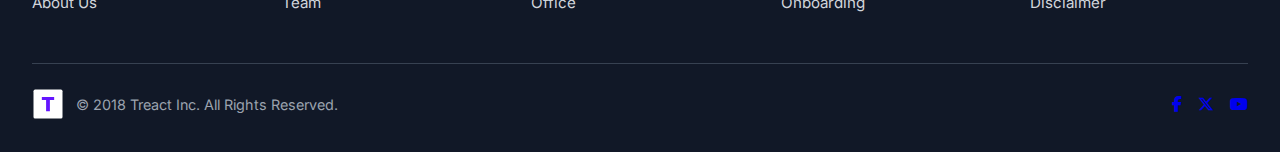
<file: fes-final-project-main/fes-final-project-main/index.html>
<!DOCTYPE html>
<html lang="en">

<head>
  <meta charset="UTF-8">
  <meta name="viewport" content="width=device-width, initial-scale=1.0">
  <title>Document</title>
  <link rel="stylesheet" href="https://cdnjs.cloudflare.com/ajax/libs/font-awesome/6.5.0/css/all.min.css">
  <link rel="stylesheet" href="styles.css">
</head>

<body>

  <nav class="nav">
    <div class="nav__logo">
      <img src="./pic/assets/logo.2c489fc453a1783cbadacf914efa3df6.svg" class="nav__img" alt="">
      <span class="nav__logo-text">Treact</span>
    </div>
    <ul class="menu">
      <li><a href="#" class="about-btn">About</a></li>
      <li><a href="#" class="blog-btn">Blog</a></li>
      <li><a href="#" class="pricing-btn">Pricing</a></li>
      <li><a href="#" class="contact-btn">Contact Us</a></li>
    </ul>
    <div class="nav__auth">
      <a href="#" class="login-btn">Login</a>
      <a href="#" class="signup-btn">Sign Up</a>
    </div>
  </nav>
  <section class="hero">
    <div class="hero-text">
      <h1>Beautiful <span class="purple">React</span> Templates <span class="purple">for you.</span></h1>
      <p>Our templets are easy to setup, undrstand and customize. They help you build
        modern websites with ease.
      </p>
      <form class="email-form">
        <input type="email" placeholder="you@gmail.com">
        <button type="submit">Get Started</button>
      </form>
      <div class="trusted">
        <p>OUR TRUSTED CUSTOMERS</p>
        <img src="./pic/assets/customers-logo-strip.680ac7c2e8ae28161d2c.png" class="img__strip" alt="">
      </div>
    </div>
    <div class="hero-img">
      <img src="./pic/assets/design-illustration-2.6da6a00b20c07c4a9b65d1870679e1b8.svg" alt="">
    </div>
  </section>

  <section class="services">
    <div class="container">
      <h5 class="section-label">FEATURES</h5>
      <h2>We have <span>Amazing</span> Service.</h2>
      <p>Lorem, ipsum dolor sit amet consectetur adipisicing elit. Aut expedita iusto, illo dicta dolorum veniam
        explicabo consequatur iure. Eum quod tempora sint at incidunt id nam minima natus dignissimos! Voluptatum?</p>


      <div class="service-items">
        <div class="service">
          <img src="./pic/assets/shield-icon.daefe14b320b14fbd9cbd18908ac93ec.svg" class="service-icon">
          <h3>Secure</h3>
          <p class="service-text">We only deal with vendors that provide top-notch security.</p>
        </div>

        <div class="service">
          <img src="./pic/assets/support-icon.f9253ffa8cb6ffde5bbaa05eb5136375.svg" alt="Support Icon"
            class="service-icon">
          <h3>Support</h3>
          <p>Learn more about our world-class support team.</p>
        </div>

        <div class="service">
          <img src="./pic/assets/customize-icon.367468c90fd796009b97fbfba67b2c6a.svg" alt="Customizable Icon"
            class="service-icon">
          <h3>Customizable</h3>
          <p>Our designs are easy to adjust for your brand.</p>
        </div>

        <div class="service">
          <img src="./pic/assets/reliable-icon.1367510a8f0a1bec76dc425d25f92f43.svg" alt="Reliable Icon"
            class="service-icon">
          <h3>Reliable</h3>
          <p>We deliver stable and secure results every time.</p>
        </div>

        <div class="service">
          <img src="./pic/assets/fast-icon.dbb971a73d4805d2fc3bcdacdb55beba.svg" alt="Fast Icon" class="service-icon">
          <h3>Fast</h3>
          <p>Speed and optimization come standard.</p>
        </div>

        <div class="service">
          <img src="./pic/assets/simple-icon.673b7e1750b2a4ef32907fc164828d00.svg" alt="Easy Icon" class="service-icon">
          <h3>Easy</h3>
          <p>Our layouts make setup simple and quick.</p>
        </div>
      </div>
    </div>
  </section>


  <section class="qt-word">
    <div class="row">
      <div class="col text">
        <h1><span class="color">Quility Work</span></h1>
        <h2>Designed & Developed by <span>Professionals</span></h2>
        <p>
          Lorem ipsum dolor sit amet, consectetur adipisicing elit. Autem porro
          quia repudiandae alias, soluta non animi harum sequi cupiditate
          excepturi aliquam.
        </p>
        <a href="#" class="btn">Learn More</a>
      </div>

      <div class="col image">
        <img src="pic/assets/hero-screenshot-1.40a097b525c2f8c9808e.png" alt="React Template Preview">
      </div>
    </div>
  </section>
  
  
  <section class="val" id="val">
    <div class="val-container">
      <div class="val-text">
        <p class="val-subtitle"><span class="color"> VALUES</span></p>
        <h2>We Always Abide by Our <span class="color">Principles.</span></h2>
        <p class="val-description">
          Lorem ipsum dolor sit amet, consectetur adipiscing elit, sed do eiusmod tempor incididunt ut labore et dolore
          magna aliqua. Ut enim ad minim veniam, quis nostrud exercitation ullamco laboris nisi ut aliquip ex ea commodo
          consequat.
        </p>

        <div class="val-points">
          <div class="val-point">
            <div class="val-point-icon">
              <i class="fa-solid fa-dollar-sign"></i>
            </div>
            <h4>Affordable</h4>
            <p>We promise to offer you the best rate we can - at par with the industry standard.</p>
          </div>
          <div class="val-point">
            <div class="val-point-icon">
              <i class="fa-solid fa-briefcase"></i>
            </div>
            <h4>Professionalism</h4>
            <p>We assure you that our templates are designed and created by professional designers.</p>
          </div>
        </div>

        <a href="#" class="val-btn">Learn More</a>
      </div>

      <div class="val-image">
        <img src="pic/assets/prototype-illustration.21bc4b3f612a2f257c3d361067582485.svg"
          alt="Team principles illustration">
      </div>
    </div>
  </section>




  <section class="steps">
    <div class="steps__image-box">
      <img src="./pic/assets/hero-screenshot-2.241aac1fbc66db29d873.png" class="steps__image" alt="">
    </div>
    <div class="steps__text-box">
      <p class="steps__subtitle">STEPS</p>
      <h2 class="steps__title">
        Easy to <span class="steps__highlight">Get Started.</span>
      </h2>
      <p class="steps__description">
        Fellow these simple steps to start building your own professional websites
      </p>
      <div class="steps__list">
        <div class="steps__item">
          <div class="steps__numbers">01</div>
          <div class="steps__content">
            <h3 class="steps__heading">Register</h3>
            <p class="steps__text">Create an account with us using Google or Facebook.</p>
          </div>
        </div>
        <div class="steps__item">
          <div class="steps__numbers">02</div>
          <div class="steps__content">
            <h3 class="steps__heading">Dwonload</h3>
            <p class="steps__text">Browse and download the template that you like from the marketplace.</p>
          </div>
        </div>
        <div class="steps__item">
          <div class="steps__numbers">03</div>
          <div class="steps__content">
            <h3 class="steps__heading">Run</h3>
            <p class="steps__text">Follow the instructions to set up and customize the template to your
              needs.</p>
          </div>
        </div>
      </div>
    </div>
  </section>
  <section class="pricing">
    <div class="pricing__text-box">
      <p class="pricing__subtitle">PRICING</p>
      <h2 class="pricing__title">
        Reasonable & <span class="pricing__highlight">Flexible Plans.</span>
      </h2>
      <p class="pricing__description">
        Learn more about our plans and choose the one that fits your needs.
      </p>
    </div>


    <div class="pricing__plans">
      <div class="pricing__card pricing__card--personal">
        <h3 class="pricing__plan-title">Personal</h3>
        <p class="pricing__price">$17.99</p>
        <p class="pricing__period">MONTHLY</p>
        <ul class="pricing__features">
          <li>10 Templates</li>
          <li>10 Landing Pages</li>
          <li>12 Internal Pages</li>
          <li>Priority Assistance</li>
        </ul>
        <button class="pricing__button">Buy Now</button>
      </div>

      <div class="pricing__card pricing__card--business">
        <h3 class="pricing__plan-title">Business</h3>
        <p class="pricing__price">$37.99</p>
        <p class="pricing__period">MONTHLY</p>
        <ul class="pricing__features">
          <li>50 Templates</li>
          <li>50 Landing Pages</li>
          <li>12 Internal Pages</li>
          <li>Priority Assistance</li>
        </ul>
        <button class="pricing__button pricing__button--blue">Buy Now</button>
      </div>

      <div class="pricing__card pricing__card--enterprise">
        <h3 class="pricing__plan-title">Enterprise</h3>
        <p class="pricing__price">$57.99</p>
        <p class="pricing__period">MONTHLY</p>
        <ul class="pricing__features">
          <li>90 Templates</li>
          <li>90 Landing Pages</li>
          <li>12 Internal Pages</li>
          <li>Personal Assistance</li>
        </ul>
        <button class="pricing__button pricing__button--red">Buy Now</button>
      </div>
    </div>
  </section>



  <section class="text" id="text">
    <div class="text-container">


      <div class="text-image">
        <img src="pic/assets/love-illustration.c759090fa833369ad6ffb6eb19cacb3e.svg" alt="Clients illustration">
      </div>


      <div class="text-box">
        <p class="text-subtitle">TESTIMONIALS</p>
        <h2>Our Clients <span>Love Us.</span></h2>
        <p class="text-description">
          Lorem ipsum dolor sit amet, consectetur adipiscing elit, sed do eiusmod tempor incididunt ut labore et dolore
          magna aliqua enim ad minim veniam.
        </p>

        <div class="text-card">

          <div class="stars">
            <i class="fa-solid fa-star"></i>
            <i class="fa-solid fa-star"></i>
            <i class="fa-solid fa-star"></i>
            <i class="fa-solid fa-star"></i>
            <i class="fa-solid fa-star"></i>
          </div>

          <h4>Amazing User Experience</h4>
          <p class="text-review">
            Duis aute irure dolor in reprehenderit in voluptate velit esse cillum dolore eu fugiat nulla pariatur.
            Excepteur sint occaecat cupidatat non proident.
          </p>


          <div class="text-profile">
            <img src="pic/assets/photo-1494790108377-be9c29b29330.avif" alt="Charlotte Hale">
            <div class="text-info">
              <h5>Charlotte Hale</h5>
              <p>Director, Delos Inc.</p>
            </div>
          </div>
        </div>
      </div>
    </div>
  </section>



  <footer class="footer">
    <div class="footer__banner">
      <h2 class="footer__banner-title">
        Developers all over the world are happily using <span class="footer__highlight">Treact.</span>
      </h2>
      <div class="footer__banner-buttons">
        <button class="footer__btn footer__btn--red">Get Started</button>
        <button class="footer__btn footer__btn--outline">Contact Us</button>
      </div>
    </div>

    <div class="footer__links">
      <div class="footer__column">
        <h3 class="footer__column-title">MAIN</h3>
        <ul>
          <li><a href="#">Blog</a></li>
          <li><a href="#">FAQs</a></li>
          <li><a href="#">Support</a></li>
          <li><a href="#">About Us</a></li>
        </ul>
      </div>

      <div class="footer__column">
        <h3 class="footer__column-title">PRODUCT</h3>
        <ul>
          <li><a href="#">Log In</a></li>
          <li><a href="#">Personal</a></li>
          <li><a href="#">Business</a></li>
          <li><a href="#">Team</a></li>
        </ul>
      </div>

      <div class="footer__column">
        <h3 class="footer__column-title">PRESS</h3>
        <ul>
          <li><a href="#">Logos</a></li>
          <li><a href="#">Events</a></li>
          <li><a href="#">Stories</a></li>
          <li><a href="#">Office</a></li>
        </ul>
      </div>

      <div class="footer__column">
        <h3 class="footer__column-title">TEAM</h3>
        <ul>
          <li><a href="#">Career</a></li>
          <li><a href="#">Founders</a></li>
          <li><a href="#">Culture</a></li>
          <li><a href="#">Onboarding</a></li>
        </ul>
      </div>

      <div class="footer__column">
        <h3 class="footer__column-title">LEGAL</h3>
        <ul>
          <li><a href="#">GDPR</a></li>
          <li><a href="#">Privacy Policy</a></li>
          <li><a href="#">Terms of Service</a></li>
          <li><a href="#">Disclaimer</a></li>
        </ul>
      </div>
    </div>

    <div class="footer__bottom">
      <div class="footer__logo">
        <img src="./pic/assets/logo-light.d9a5d1b5be5ea077b26864fdfc2e96a4.svg" alt="Treact Logo"
          class="footer__logo-img">
        <p class="footer__copyright">© 2018 Treact Inc. All Rights Reserved.</p>
      </div>
      <div class="footer__socials">
        <a href="#"><i class="fab fa-facebook-f"></i></a>
        <a href="#"><i class="fa-brands fa-x-twitter"></i></a>
        <a href="#"><i class="fab fa-youtube"></i></a>
      </div>
    </div>
  </footer>



</body>

</html>
</file>
<file: styles.css>
@import url('https://fonts.googleapis.com/css2?family=Inter:wght@100;200;300;400;500;600;700;800;900&display=swap');


* {
  margin: 0;
  padding: 0;
  box-sizing: border-box;
  font-family: 'Inter', sans-serif;
  font-size: 16px;

}

span {
  font-size: 32px;
}

body {
  color: #333;
  background-color: #fff;
  line-height: 1.6;
}

/* Nav Bar */
.nav {
  display: flex;
  justify-content: space-between;
  align-items: center;
  max-width: 1200px;
  margin: 0 auto;
  padding: 10px 0;
}

.menu {
  display: flex;
  list-style: none;
  margin: 0;
  padding: 0;
}

.nav ul {
  list-style: none;
  display: flex;
  align-items: center;
  margin-left: 500px;
}


.nav a {
  text-decoration: none;
  color: #4a4a4a;
  font-weight: 700;
  padding: 16px;

}

.nav .logo {
  display: flex;
  align-items: center;
}

.nav__logo-text {
  font-weight: 700;
  position: relative;
  top: -6px;
}


.nav__img {
  height: 50px;

}

.auth a {
  margin-left: 1rem;
  text-decoration: none;
  font-weight: 600;
}

.auth .login {
  color: #4f46e5;
}

.auth .signup {
  color: white;
  background-color: #4f46e5;
  padding: 0.5rem 1rem;
  border-radius: 4px;
}

.signup-btn,
.login-btn,
.about-btn,
.blog-btn,
.pricing-btn,
.contact-btn {
  background-color: transparent;
  color: #333;
  padding: 8px 16px;
  border-radius: 30px;
  text-decoration: none;
  font-weight: bold;
  border: none;
  transition: 0.3;
}

.signup-btn:hover,
.login-btn:hover,
.about-btn:hover,
.blog-btn:hover,
.pricing-btn:hover,
.contact-btn:hover {
  background-color: #4f46e5;
  color: white;
}

/* Hero Section */
.hero {
  display: flex;
  flex-wrap: wrap;
  align-items: center;
  justify-content: space-between;
  max-width: 1200px;
  margin: 0 auto;
  padding: 40px 20;

}

.hero-text {
  flex: 1 1 500px;
  min-width: 300px;
  padding-right: 30px;

}

.hero h1 {
  font-size: 40px;
  color: #1f2937;
  margin-bottom: 10px;
}

.hero h1 span {
  color: #4f46e5;
}

.hero p {
  margin-bottom: 10px;
  font-weight: bold;
  color: #6b7280;
}

.email-form {
  display: flex;
  gap: 0.5rem;
  margin-bottom: 2rem;
}

.email-form input {
  padding: 0.75rem;
  width: 250px;
  border: 1px solid #d1d5db;
  border-radius: 6px;
}

.email-form button {
  padding: 0.75rem 1.5rem;
  background-color: #4f46e5;
  color: white;
  border: none;
  border-radius: 6px;
  cursor: pointer;
}

.trusted {
  color: #08090a;
  margin-bottom: 20px;
}

.trusted .logos span {
  margin-right: 1rem;
  font-weight: 600;
  color: #6b7280;
}

.hero-img {
  flex: 1 1 400px;
  min-width: 250px;
  width: 100%;
  height: auto;
}

.hero-img img {
  width: 150%;
  max-width: 520px;
  height: auto;
  display: block;
  margin: 0 auto;
}

.img__strip {
  width: 100%;
  max-width: 400px;
  height: auto;
}



.services {
  background: #fff;
  padding: 40px;
  border-radius: 8px;
  margin: 20px auto;
  max-width: 1000px;
  width: 90%;
}

.container {
  width: 100%;
  max-width: 900px;
  margin: 0 auto;
  display: flex;
  flex-direction: column;
  align-items: center;
  padding: 0;
}

/* SMALL LABEL ABOVE TITLE */
.section-label {
  text-align: center;
  color: #888;
  font-size: 0.9rem;
  letter-spacing: 2px;
  margin-bottom: 10px;
  text-transform: uppercase;
}

/* HEADER TEXT */
.container h2 {
  text-align: center;
  font-size: 40px;
  color: #1f2937;
  margin-bottom: 20px;
  font-weight: 700;
}

.container h2 span {
  color: #4f46e5;
}

.container p {
  color: #6b7280;
  font-size: 1rem;
  text-align: center;
  max-width: 600px;
  margin: 0 auto 40px;
  line-height: 1.6;
}

/* GRID LAYOUT */
.service-items {
  display: grid;
  grid-template-columns: repeat(3, 1fr);
  gap: 30px;
  width: 100%;
  max-width: 900px;
  margin: 20px auto;
}

.service {
  position: relative;
  display: flex;
  flex-direction: column;
  align-items: center;
  text-align: center;
  padding: 1px;
  transition: transform 0.25s ease-in-out;
  max-width: 200px;
  margin: 0 auto;
}


.service:hover {
  transform: translateY(-5px);
}

/* ICONS */
.service-icon {
  width: 20px;
  height: auto;
  position: absolute;
  left: -25px;
  top: 5%;
}

.service h3 {
  font-size: 18px;
  color: #1f2937;
  margin: 0;
  margin-bottom: 8px;
  font-weight: 600;
}


.service p {
  font-size: 16px;
  color: #3b3f46;
  line-height: 1.9;
  text-align: center;
  overflow: hidden;
  max-width: 250px;
  margin: 0 auto;

}

.service-text {
  display: grid;
  gap: 30px;
}
/* === QT WORD SECTION === */


.color {
  color: #4f46e5;
}

.qt-word {
  width: 100%;
  max-width: 1200px;
  margin: 0 auto;
  padding: 60px 20px;
  box-sizing: border-box;
}

.qt-word .row {
  display: flex !important;
  flex-wrap: nowrap;
  align-items: center;
  justify-content: space-between;
  gap: 20px;
  box-sizing: border-box;
  flex-direction: row !important;
}

.qt-word .col.text {
  flex: 0 0 60%;
  max-width: 60%;
  padding: 0 10px;
  box-sizing: border-box;
}

.qt-word .col.image {
  flex: 0 0 40%;
  max-width: 40%;
  padding: 0 10px;
  box-sizing: border-box;
  text-align: center;
}

.qt-word .col.image img {
  width: 100%;
  max-width: 480px;
  height: auto;
  display: block;
  margin: 0 auto;
}

/* === VAL SECTION === */
.val {
  width: 100%;
  max-width: 1400px;
  margin: 0 auto;
  padding: 40px 20px;
  box-sizing: border-box;
  background-color: #ffffff;
}


.val-container {
  display: flex;
  flex-wrap: nowrap;
  align-items: center;
  justify-content: space-between;
  padding: 40px 5%;
  width: 100%;
  min-height: auto;
  margin: 0 auto;
  box-sizing: border-box;
}

/* TEXT SIDE */

.color {
  color: #4f46e5;
}

.val-text {
  flex: 0 0 60%;
  max-width: 60%;
  box-sizing: border-box;
  padding: 10px;
}

.val-subtitle {
  color: #4f46e5;
  font-weight: 600;
}
.val-points {
  display: flex;
  flex-direction: row;
  gap: 4rem;
  margin-bottom: 30px;
}

.val-point-icon {
  width: 40px;
  height: 40px;
  background-color: #e9e7ff;
  border-radius: 50%;
  display: flex;
  align-items: center;
  justify-content: center;
  margin-bottom: 1rem;
}

.val-point-icon i {
  color: #6366f1;
  font-size: 1.2rem;
}

.val-point h4 {
  color: #111827;
  font-weight: 600;
  margin-bottom: 5px;
}

.val-point p {
  color: #6b7280;
  font-size: 16px;
  line-height: 1.6;
  margin-bottom: 20px;
}

.val-btn {
  padding: 12px 24px;
  background: #6366f1;
  color: #fff;
  border-radius: 8px;
  font-weight: 600;
  text-decoration: none;
  display: inline-block;
  transition: 0.3s ease;
  margin-top: 20px;
}

.val-btn:hover {
  background: #6366f1;
}

/* IMAGE SIDE 40% */
.val-image {
  flex: 0 0 40%;
  max-width: 40%;
  text-align: center;
  padding: 10px;
  box-sizing: border-box;
}


.val-image img {
  width: 100%;
  max-width: 550px;
  height: auto;
  display: block;
  margin: 0 auto;
}
/* STEPS SECTION ↓ */

/* .steps {
  display: flex;
  align-items: center;
  justify-content: space-between;
  max-width: 1200px;
  margin: 0 auto;
  padding: 20px;
  flex-wrap: wrap;
}*/

.steps {
  display: flex;
  flex-direction: row;
  flex-wrap: nowrap;
  justify-content: center;
  align-items: center;
  gap: 40px;
  max-width: 1200px;
  margin: 0 auto;
  padding: 20px;
}

.steps__image-box {
  width: 50%;
  display: flex;
  justify-content: center;
  align-content: center;

}

.steps__image {
  width: 100%;
  max-width: 650px;
  height: auto;
  margin: 0 auto;
  display: block;
}


.steps__text-box {
  width: 50%;
  display: flex;
  flex-direction: column;
}

.steps__subtitle {
  color: #3b3f46;
  font-weight: 600;
  text-transform: uppercase;
  margin-bottom: 0.5rem;
}

.steps__title {
  font-size: 2rem;
  color: #1f2937;
  margin-bottom: 1rem;
}

.steps__highlight {
  color: #4f46e5;
}

.steps__description {
  color: #6b7280;
  margin-bottom: 2rem;
}


.steps__list {
  display: flex;
  flex-direction: column;
  gap: 1.5rem;
}

.steps__item {
  display: flex;
  align-items: flex-start;
  padding: 15px;
  border: 2px solid #4f46e5;
  border-radius: 8px;

}

.steps__numbers {
  font-size: 1.5rem;
  font-weight: 700;
  color: #4f46e5;
  min-width: 40px;

}

.steps__content h3 {
  color: #1f2937;
  font-size: 1.2rem;
  margin-bottom: 0.25rem;
}

.steps__text {
  color: #6b7280;
  font-size: 0.95rem;
}

/* PRICING SECTION ↓ */


.pricing {
  max-width: 1200px;
  margin: 5rem auto;
  padding: 2rem;
  text-align: center;
}

.pricing__subtitle {
  color: #6b7280;
  font-weight: 600;
  text-transform: uppercase;
  margin-bottom: 0.5rem;
}

.pricing__title {
  font-size: 2rem;
  color: #1f2937;
  margin-bottom: 1rem;
}

.pricing__highlight {
  color: #6b7280;
}

.pricing__description {
  color: #062c79;
  margin-bottom: 3rem;
}


.pricing__plans {
  display: flex;
  justify-content: center;
  align-items: stretch;
  gap: 2rem;
  flex-wrap: wrap;
}


.pricing__card {
  background-color: #f8f4f4;
  border: 2px solid #eff1f5;
  border-radius: 12px;
  padding: 2rem;
  width: 300px;
  box-shadow: 0 4px 8px rgba(0, 0, 0, 0.05);
  transition: transform 0.3s ease, box-shadow 0.3s ease;
}

.pricing__card:hover {
  transform: translateY(-5px);
  box-shadow: 0 8px 16px rgba(0, 0, 0, 0.1);
}

.pricing__plan-title {
  font-size: 1.25rem;
  color: #1f2937;
  margin-bottom: 0.5rem;
}

.pricing__price {
  font-size: 2rem;
  font-weight: bold;
  color: #111827;
  margin-bottom: 0.25rem;
}

.pricing__period {
  font-size: 0.9rem;
  color: #011f0b;
  margin-bottom: 1rem;
}

.pricing__features {
  list-style: none;
  padding: 0;
  margin-bottom: 1.5rem;
}

.pricing__features li {
  margin-bottom: 0.5rem;
  color: #010811;
}


.pricing__button {
  padding: 0.75rem 1.5rem;
  border: none;
  border-radius: 6px;
  background-color: #4b5563;
  color: white;
  cursor: pointer;
  transition: background-color 0.3s ease;
}

.pricing__button:hover {
  background-color: #374151;
}


.pricing__button--blue {
  background-color: #c4cacc;
}

.pricing__button--blue:hover {
  background-color: #dbdae2;
}

.pricing__button--red {
  background-color: #ef4444;
}

.pricing__button--red:hover {
  background-color: #dc2626;
}

/* text */
.pricing__card--business {
  background-color: #4f46e5;
  color: #fff;
}

.text {
  padding: 100px 10%;
  background-color: #fff;
  box-sizing: border-box;
}

.text-container {
  display: flex;
  align-items: center;
  justify-content: space-between;
  flex-wrap: wrap;
  gap: 50px;
}

/* Left image */
.text-image {
  flex: 1 1 400px;
  text-align: center;
}

.text-image img {
  width: 100%;
  max-width: 620px;
  height: auto;
}

/* Right text content */
.text-box {
  flex: 1 1 450px;
}

.text-subtitle {
  color: #6c63ff;
  font-weight: 600;
  text-transform: uppercase;
  letter-spacing: 1px;
  margin-bottom: 10px;
}

.text h2 {
  font-size: 2.2rem;
  color: #1f1f1f;
  margin-bottom: 20px;
}

.text h2 span {
  color: #6c63ff;
}

.text-description {
  color: #6e6c6c;
  line-height: 1.6;
  margin-bottom: 40px;
}

/* Testimonial Card */
.text-card {
  background: #f8f9ff;
  border-radius: 15px;
  padding: 30px;
  box-shadow: 0 4px 10px rgba(0, 0, 0, 0.05);
  transition: transform 0.3s ease;
}

.text-card:hover {
  transform: translateY(-5px);
}


.text-card .stars {
  color: #f6c343;
  margin-bottom: 10px;
  font-size: 1.3rem;
}

.text-card h4 {
  color: #1f1f1f;
  margin-bottom: 10px;
  font-weight: 600;
}

.text-review {
  color: #555;
  line-height: 1.5;
  margin-bottom: 25px;
}

/* Profile */
.text-profile {
  display: flex;
  align-items: center;
  gap: 15px;
}

.text-profile img {
  width: 60px;
  height: 60px;
  border-radius: 50%;
  object-fit: cover;
}

.text-info h5 {
  margin: 0;
  color: #1f1f1f;
}

.text-info p {
  margin: 2px 0 0;
  color: #777;
  font-size: 0.9rem;
}



.footer {
  background-color: #111827;
  color: #f9fafb;
  margin-top: 4rem;
  padding: 4rem 2rem 2rem;
  font-family: 'Arial', sans-serif;
}


.footer__banner {
  background-color: #1e3a8a;
  border-radius: 12px;
  text-align: center;
  padding: 3rem 2rem;
  margin-bottom: 3rem;
}

.footer__banner-title {
  font-size: 1.8rem;
  color: #fff;
  margin-bottom: 1.5rem;
}

.footer__highlight {
  color: #f87171;
}

.footer__banner-buttons {
  display: flex;
  justify-content: center;
  gap: 1rem;
}

.footer__btn {
  border: none;
  border-radius: 6px;
  padding: 0.75rem 1.5rem;
  cursor: pointer;
  font-size: 1rem;
  transition: 0.3s ease;
}

.footer__btn--red {
  background-color: #ef4444;
  color: white;
}

.footer__btn--red:hover {
  background-color: #dc2626;
}

.footer__btn--outline {
  background-color: transparent;
  color: white;
  border: 2px solid white;
}

.footer__btn--outline:hover {
  background-color: white;
  color: #1e3a8a;
}

.footer__links {
  display: flex;
  justify-content: space-between;
  flex-wrap: wrap;
  gap: 2rem;
  margin-bottom: 2.5rem;
}

.footer__column {
  flex: 1 1 160px;
}

.footer__column-title {
  font-weight: bold;
  color: #f3f4f6;
  margin-bottom: 1rem;
}

.footer__column ul {
  list-style: none;
  padding: 0;
}

.footer__column ul li {
  margin-bottom: 0.5rem;
}

.footer__column ul li a {
  color: #d1d5db;
  text-decoration: none;
  font-size: 0.95rem;
}

.footer__column ul li a:hover {
  color: white;
}


.footer__bottom {
  display: flex;
  justify-content: space-between;
  align-items: center;
  flex-wrap: wrap;
  border-top: 1px solid #374151;
  padding-top: 1.5rem;
}

.footer__logo {
  display: flex;
  align-items: center;
  gap: 0.75rem;
}

.footer__logo-img {
  width: 32px;
  height: 32px;
}

.footer__copyright {
  color: #9ca3af;
  font-size: 0.9rem;
}

.footer__socials {
  display: flex;
  gap: 1rem;
}

.footer__socials img {
  width: 24px;
  height: 24px;
  filter: brightness(0) invert(1);
  transition: 0.3s ease;
}

.footer__socials img:hover {
  opacity: 0.8;
}


/* MEDIA SECTION */
@media (max-width: 768px) {
  .qt-word .row {
    flex-direction: column !important;
    align-items: center;
    text-align: center;
  }

  .qt-word .col.text,
  .qt-word .col.image {
    flex: 0 0 100%;
    max-width: 100%;
    padding: 12px 10px;
  }

  .qt-word .col.image img {
    width: 90%;
    max-width: 420px;
  }
}

@media (max-width: 768px) {
  .val-container {
    flex-direction: column;
    align-items: center;
    text-align: center;
  }

  .val-text,
  .val-image {
    flex: 0 0 100%;
    max-width: 100%;
    padding: 10px 0;
  }

  .val-image img {
    width: 90%;
    max-width: 360px;
    margin: 0 auto;
  }

  .val-points {
    flex-direction: column;
    gap: 1.5rem;
    align-items: center;
  }
}

@media (max-width: 768px) {
  .steps {
    flex-direction: column;
  }

  .steps__image-box,
  .steps__text-box {
    flex: 0 0 50%;
    width: 50%;
    box-sizing: border-box;
  }

  .steps__image {
    margin-top: 40px;
  }
}
</file>
<file: fes-final-project-main/styles.css>
* {
  margin: 0;
  padding: 0;
  box-sizing: border-box;
  font-family: 'Inter', sans-serif;
}

body {
  color: #333;
  background-color: #fff;
  line-height: 1.6;
}

/* Nav Bar */
.nav {
  display: flex;
  justify-content: space-between;
  align-items: center;
  max-width: 1200px;
  margin: 0 auto;
  padding: 10px 0;
}

.menu {
  display: flex;
  list-style: none;
  margin: 0;
  padding: 0;
}

.nav ul {
  list-style: none;
  display: flex;
  align-items: center;
  margin-left: 500px;
}


.nav a {
  text-decoration: none;
  color: #4a4a4a;
  font-weight: 700;
  padding: 16px;

}

.nav .logo {
  display: flex;
  align-items: center;
}

.nav__logo-text {
  font-weight: 700;
  position: relative;
  top: -6px;
}


.nav__img {
  height: 50px;

}

.auth a {
  margin-left: 1rem;
  text-decoration: none;
  font-weight: 600;
}

.auth .login {
  color: #4f46e5;
}

.auth .signup {
  color: white;
  background-color: #4f46e5;
  padding: 0.5rem 1rem;
  border-radius: 4px;
}

.signup-btn,
.login-btn,
.about-btn,
.blog-btn,
.pricing-btn,
.contact-btn {
  background-color: transparent;
  color: #333;
  padding: 8px 16px;
  border-radius: 30px;
  text-decoration: none;
  font-weight: bold;
  border: none;
  transition: 0.3;
}

.signup-btn:hover,
.login-btn:hover,
.about-btn:hover,
.blog-btn:hover,
.pricing-btn:hover,
.contact-btn:hover {
  background-color: #4f46e5;
  color: white;
}

/* Hero Section */
.hero {
  display: flex;
  flex-wrap: wrap;
  align-items: center;
  justify-content: space-between;
  max-width: 1200px;
  margin: 0 auto;
  padding: 40px 20;

}

.hero-text {
  flex: 1 1 500px;
  min-width: 300px;
  padding-right: 30px;

}

.hero h1 {
  font-size: 40px;
  color: #1f2937;
  margin-bottom: 10px;
}

.hero h1 span {
  color: #4f46e5;
}

.hero p {
  margin-bottom: 10px;
  font-weight: bold;
  color: #6b7280;
}

.email-form {
  display: flex;
  gap: 0.5rem;
  margin-bottom: 2rem;
}

.email-form input {
  padding: 0.75rem;
  width: 250px;
  border: 1px solid #d1d5db;
  border-radius: 6px;
}

.email-form button {
  padding: 0.75rem 1.5rem;
  background-color: #4f46e5;
  color: white;
  border: none;
  border-radius: 6px;
  cursor: pointer;
}

.trusted {
  color: #08090a;
  margin-bottom: 20px;
}

.trusted .logos span {
  margin-right: 1rem;
  font-weight: 600;
  color: #6b7280;
}

.hero-img {
  flex: 1 1 400px;
  min-width: 250px;
  width: 100%;
  height: auto;
}

.hero-img img {
  width: 150%;
  max-width: 520px;
  height: auto;
  display: block;
  margin: 0 auto;
}

.img__strip {
  width: 100%;
  max-width: 400px;
  height: auto;
}



.services {
  background: #fff;
  padding: 40px;
  border-radius: 8px;
  margin: 20px auto;
  max-width: 1000px;
  width: 90%;
}

.container {
  width: 100%;
  max-width: 900px;
  margin: 0 auto;
  display: flex;
  flex-direction: column;
  align-items: center;
  padding: 0;
}

/* SMALL LABEL ABOVE TITLE */
.section-label {
  text-align: center;
  color: #888;
  font-size: 0.9rem;
  letter-spacing: 2px;
  margin-bottom: 10px;
  text-transform: uppercase;
}

/* HEADER TEXT */
.container h2 {
  text-align: center;
  font-size: 40px;
  color: #1f2937;
  margin-bottom: 20px;
  font-weight: 700;
}

.container h2 span {
  color: #4f46e5;
}

.container p {
  color: #6b7280;
  font-size: 1rem;
  text-align: center;
  max-width: 600px;
  margin: 0 auto 40px;
  line-height: 1.6;
}

/* GRID LAYOUT */
.service-items {
  display: grid;
  grid-template-columns: repeat(3, 1fr);
  gap: 30px;
  width: 100%;
  max-width: 900px;
  margin: 20px auto;
}

.service {
  position: relative;
  display: flex;
  flex-direction: column;
  align-items: center;
  text-align: center;
  padding: 1px;
  transition: transform 0.25s ease-in-out;
  max-width: 200px;
  margin: 0 auto;
}


.service:hover {
  transform: translateY(-5px);
}

/* ICONS */
.service-icon {
  width: 20px;
  height: auto;
  position: absolute;
  left: -25px;
  top: 5%;
}

.service h3 {
  font-size: 18px;
  color: #1f2937;
  margin: 0;
  margin-bottom: 8px;
  font-weight: 600;
}


.service p {
  font-size: 16px;
  color: #3b3f46;
  line-height: 1.9;
  text-align: center;
  overflow: hidden;
  max-width: 250px;
  margin: 0 auto;

}

.service-text {
  display: grid;
  gap: 30px;
}




/* === QT WORD SECTION === */
.qt-word {
  width: 100%;
  max-width: 1200px;
  margin: 0 auto;
  padding: 60px 20px;
  box-sizing: border-box;
}

/* FLEX ROW */
.row {
  display: flex;
  align-items: center;
  justify-content: space-between;
  flex-wrap: wrap;
  
}

/* COLUMNS */
.col {
  width: 50%;
  box-sizing: border-box;
  padding: 20px;
}

/* TEXT SIDE */
.text h2 {
  font-size: 32px;
  color: #111827;
  margin-bottom: 15px;
}

.text span {
  color: #4f46e5;
}

.text p {
  color: #555;
  margin-bottom: 25px;
  line-height: 1.6;
}

/* BUTTON */
.btn {
  display: inline-block;
  padding: 10px 25px;
  background: linear-gradient(135deg, #6366f1, #4f46e5);
  color: white;
  border-radius: 30px;
  font-weight: 500;
  text-decoration: none;
  transition: 0.3s ease;
}

.btn:hover {
  background: linear-gradient(135deg, #4f46e5, #6366f1);
}

/* IMAGE SIDE */
.image {
  text-align: center;
}

.image img {
  width: 100%;
  max-width: 480px;
  height: auto;
  border-radius: 8px;
  box-shadow: 1px 2px 5px rgba(0, 0, 0, 0.1);
}


/* === VAL SECTION (60% image / 40% text) === */
.val {
  display: flex;
  width: 100%;
  max-width: 1400px;
  margin: 0 auto;
  padding: 40px 20px 40px 100px; 
  box-sizing: border-box;
  background-color: #ffffff;
  
}

/* MAIN FLEX CONTAINER */
.val-container {
  display: flex;
  align-items: center;
  justify-content: space-between;
  flex-wrap: wrap;
  padding: 40px 5%;
  background-color: #ffffff;
  width: 100%;
  min-height: 320px;
  margin: 0 auto;
}

/* === LEFT SIDE: TEXT (40%) === */
.val-row {
  display: flex;
  align-items: center;
  justify-content: space-between;
  flex-wrap: wrap;
  padding: 10px;
}

.val-text {
  flex: 0 0 40%;
  max-width: 40%;
}

.val-subtitle {
  color: #6c63ff;
  font-weight: 600;
  letter-spacing: 1px;
  text-transform: uppercase;
  margin-bottom: 10px;
}

.val-text h2 {
  font-size: 48px;
  font-weight: 700;
  color: #1f2937;
  margin-bottom: 30px;
  line-height: 1.2;
}

.val-text h2 span {
  color: #6366f1;
}

.val-description {
  color: #555;
  line-height: 1.6;
  margin-bottom: 30px;
}

/* === VALUE POINTS === */
.val-points {
  display: flex;
  flex-direction: row;
  gap: 4rem;
  margin-bottom: 30px;
}

.val-point-icon {
  width: 40px;
  height: 40px;
  background-color: #e9e7ff;
  border-radius: 50%;
  display: flex;
  align-items: center;
  justify-content: center;
  margin-bottom: 1rem;
}

.val-point-icon i {
  color: #6366f1;
  font-size: 1.2rem;
}

.val-point h4 {
  color: #111827;
  font-weight: 600;
  margin-bottom: 5px;
}

.val-point p {
  color: #6b7280;
  font-size: 16px;
  line-height: 1.6;
  margin-bottom: 20px;
}

/* === BUTTON === */
.val-btn {
  padding: 12px 24px;
  background: #6366f1;
  color: #fff;
  border-radius: 8px;
  font-weight: 600;
  text-decoration: none;
  display: inline-block;
  transition: 0.3s ease;
  margin-top: 20px;
}

.val-btn:hover {
  background: #6366f1;
}

/* === RIGHT SIDE: IMAGE (60%) === */
.val-image {
  flex: 0 0 60%;
  max-width: 60%;
  text-align: center;
  padding: 50px;

}

.val-image img {
  width: 150%;
  max-width: 550px;
  height: auto;
  display: block;
}


.steps {
  display: flex;
  justify-content: space-between;
  align-items: center;
  max-width: 1200px;
  margin: 0 auto;
  padding: 20px;
  flex-wrap: wrap;
}

@media (max-width: 768px) {
  .steps {
    flex-direction: column;
  }

  .steps__image-box,
  .steps__text-box {
    width: 100%;
    text-align: center;
  }

  .steps__image {
    margin-top: 40px;
  }
}

.steps__image-box {
  width: 50%;
}

.steps__image {
  width: 450%;
  max-width: 500px;
  height: 300px;
  margin-top: 200px;
}

.steps__text-box {
  width: 50%;
  display: flex;
  flex-direction: column;
}

.steps__subtitle {
  color: #3b3f46;
  font-weight: 600;
  text-transform: uppercase;
  margin-bottom: 0.5rem;
}

.steps__title {
  font-size: 2rem;
  color: #1f2937;
  margin-bottom: 1rem;
}

.steps__highlight {
  color: #4f46e5;
}

.steps__description {
  color: #6b7280;
  margin-bottom: 2rem;
}


.steps__list {
  display: flex;
  flex-direction: column;
  gap: 1.5rem;
}

.steps__item {
  display: flex;
  align-items: flex-start;
  padding: 15px;
  border: 2px solid #4f46e5;
  border-radius: 8px;

}

.steps__numbers {
  font-size: 1.5rem;
  font-weight: 700;
  color: #4f46e5;
  min-width: 40px;

}

.steps__content h3 {
  color: #1f2937;
  font-size: 1.2rem;
  margin-bottom: 0.25rem;
}

.steps__text {
  color: #6b7280;
  font-size: 0.95rem;
}


.pricing {
  max-width: 1200px;
  margin: 5rem auto;
  padding: 2rem;
  text-align: center;
}

.pricing__subtitle {
  color: #6b7280;
  font-weight: 600;
  text-transform: uppercase;
  margin-bottom: 0.5rem;
}

.pricing__title {
  font-size: 2rem;
  color: #1f2937;
  margin-bottom: 1rem;
}

.pricing__highlight {
  color: #6b7280;
}

.pricing__description {
  color: #062c79;
  margin-bottom: 3rem;
}


.pricing__plans {
  display: flex;
  justify-content: center;
  align-items: stretch;
  gap: 2rem;
  flex-wrap: wrap;
}


.pricing__card {
  background-color: #f8f4f4;
  border: 2px solid #eff1f5;
  border-radius: 12px;
  padding: 2rem;
  width: 300px;
  box-shadow: 0 4px 8px rgba(0, 0, 0, 0.05);
  transition: transform 0.3s ease, box-shadow 0.3s ease;
}

.pricing__card:hover {
  transform: translateY(-5px);
  box-shadow: 0 8px 16px rgba(0, 0, 0, 0.1);
}

.pricing__plan-title {
  font-size: 1.25rem;
  color: #1f2937;
  margin-bottom: 0.5rem;
}

.pricing__price {
  font-size: 2rem;
  font-weight: bold;
  color: #111827;
  margin-bottom: 0.25rem;
}

.pricing__period {
  font-size: 0.9rem;
  color: #011f0b;
  margin-bottom: 1rem;
}

.pricing__features {
  list-style: none;
  padding: 0;
  margin-bottom: 1.5rem;
}

.pricing__features li {
  margin-bottom: 0.5rem;
  color: #010811;
}


.pricing__button {
  padding: 0.75rem 1.5rem;
  border: none;
  border-radius: 6px;
  background-color: #4b5563;
  color: white;
  cursor: pointer;
  transition: background-color 0.3s ease;
}

.pricing__button:hover {
  background-color: #374151;
}


.pricing__button--blue {
  background-color: #c4cacc;
}

.pricing__button--blue:hover {
  background-color: #dbdae2;
}

.pricing__button--red {
  background-color: #ef4444;
}

.pricing__button--red:hover {
  background-color: #dc2626;
}

/* text */
.pricing__card--business {
  background-color: #4f46e5;
  color: #fff;
}

.text {
  padding: 100px 10%;
  background-color: #fff;
  box-sizing: border-box;
}

.text-container {
  display: flex;
  align-items: center;
  justify-content: space-between;
  flex-wrap: wrap;
  gap: 50px;
}

/* Left image */
.text-image {
  flex: 1 1 400px;
  text-align: center;
}

.text-image img {
  width: 100%;
  max-width: 620px;
  height: auto;
}

/* Right text content */
.text-box {
  flex: 1 1 450px;
}

.text-subtitle {
  color: #6c63ff;
  font-weight: 600;
  text-transform: uppercase;
  letter-spacing: 1px;
  margin-bottom: 10px;
}

.text h2 {
  font-size: 2.2rem;
  color: #1f1f1f;
  margin-bottom: 20px;
}

.text h2 span {
  color: #6c63ff;
}

.text-description {
  color: #6e6c6c;
  line-height: 1.6;
  margin-bottom: 40px;
}

/* Testimonial Card */
.text-card {
  background: #f8f9ff;
  border-radius: 15px;
  padding: 30px;
  box-shadow: 0 4px 10px rgba(0, 0, 0, 0.05);
  transition: transform 0.3s ease;
}

.text-card:hover {
  transform: translateY(-5px);
}

/* Stars */
.text-card .stars {
  color: #f6c343;
  /* gold stars */
  margin-bottom: 10px;
  font-size: 1.3rem;
}

.text-card h4 {
  color: #1f1f1f;
  margin-bottom: 10px;
  font-weight: 600;
}

.text-review {
  color: #555;
  line-height: 1.5;
  margin-bottom: 25px;
}

/* Profile */
.text-profile {
  display: flex;
  align-items: center;
  gap: 15px;
}

.text-profile img {
  width: 60px;
  height: 60px;
  border-radius: 50%;
  object-fit: cover;
}

.text-info h5 {
  margin: 0;
  color: #1f1f1f;
}

.text-info p {
  margin: 2px 0 0;
  color: #777;
  font-size: 0.9rem;
}



.footer {
  background-color: #111827;
  color: #f9fafb;
  margin-top: 4rem;
  padding: 4rem 2rem 2rem;
  font-family: 'Arial', sans-serif;
}


.footer__banner {
  background-color: #1e3a8a;
  border-radius: 12px;
  text-align: center;
  padding: 3rem 2rem;
  margin-bottom: 3rem;
}

.footer__banner-title {
  font-size: 1.8rem;
  color: #fff;
  margin-bottom: 1.5rem;
}

.footer__highlight {
  color: #f87171;
}

.footer__banner-buttons {
  display: flex;
  justify-content: center;
  gap: 1rem;
}

.footer__btn {
  border: none;
  border-radius: 6px;
  padding: 0.75rem 1.5rem;
  cursor: pointer;
  font-size: 1rem;
  transition: 0.3s ease;
}

.footer__btn--red {
  background-color: #ef4444;
  color: white;
}

.footer__btn--red:hover {
  background-color: #dc2626;
}

.footer__btn--outline {
  background-color: transparent;
  color: white;
  border: 2px solid white;
}

.footer__btn--outline:hover {
  background-color: white;
  color: #1e3a8a;
}

.footer__links {
  display: flex;
  justify-content: space-between;
  flex-wrap: wrap;
  gap: 2rem;
  margin-bottom: 2.5rem;
}

.footer__column {
  flex: 1 1 160px;
}

.footer__column-title {
  font-weight: bold;
  color: #f3f4f6;
  margin-bottom: 1rem;
}

.footer__column ul {
  list-style: none;
  padding: 0;
}

.footer__column ul li {
  margin-bottom: 0.5rem;
}

.footer__column ul li a {
  color: #d1d5db;
  text-decoration: none;
  font-size: 0.95rem;
}

.footer__column ul li a:hover {
  color: white;
}


.footer__bottom {
  display: flex;
  justify-content: space-between;
  align-items: center;
  flex-wrap: wrap;
  border-top: 1px solid #374151;
  padding-top: 1.5rem;
}

.footer__logo {
  display: flex;
  align-items: center;
  gap: 0.75rem;
}

.footer__logo-img {
  width: 32px;
  height: 32px;
}

.footer__copyright {
  color: #9ca3af;
  font-size: 0.9rem;
}

.footer__socials {
  display: flex;
  gap: 1rem;
}

.footer__socials img {
  width: 24px;
  height: 24px;
  filter: brightness(0) invert(1);
  transition: 0.3s ease;
}

.footer__socials img:hover {
  opacity: 0.8;
}
</file>
<file: fes-final-project-main/fes-final-project-main/styles.css>
@import url('https://fonts.googleapis.com/css2?family=Inter:wght@100;200;300;400;500;600;700;800;900&display=swap');


* {
  margin: 0;
  padding: 0;
  box-sizing: border-box;
  font-family: 'Inter', sans-serif;
  font-size: 16px;

}

span {
  font-size: 32px;
}

body {
  color: #333;
  background-color: #fff;
  line-height: 1.6;
}

/* Nav Bar */
.nav {
  display: flex;
  justify-content: space-between;
  align-items: center;
  max-width: 1200px;
  margin: 0 auto;
  padding: 10px 0;
}

.menu {
  display: flex;
  list-style: none;
  margin: 0;
  padding: 0;
}

.nav ul {
  list-style: none;
  display: flex;
  align-items: center;
  margin-left: 500px;
}


.nav a {
  text-decoration: none;
  color: #4a4a4a;
  font-weight: 700;
  padding: 16px;

}

.nav .logo {
  display: flex;
  align-items: center;
}

.nav__logo-text {
  font-weight: 700;
  position: relative;
  top: -6px;
}


.nav__img {
  height: 50px;

}

.auth a {
  margin-left: 1rem;
  text-decoration: none;
  font-weight: 600;
}

.auth .login {
  color: #4f46e5;
}

.auth .signup {
  color: white;
  background-color: #4f46e5;
  padding: 0.5rem 1rem;
  border-radius: 4px;
}

.signup-btn,
.login-btn,
.about-btn,
.blog-btn,
.pricing-btn,
.contact-btn {
  background-color: transparent;
  color: #333;
  padding: 8px 16px;
  border-radius: 30px;
  text-decoration: none;
  font-weight: bold;
  border: none;
  transition: 0.3;
}

.signup-btn:hover,
.login-btn:hover,
.about-btn:hover,
.blog-btn:hover,
.pricing-btn:hover,
.contact-btn:hover {
  background-color: #4f46e5;
  color: white;
}

/* Hero Section */
.hero {
  display: flex;
  flex-wrap: wrap;
  align-items: center;
  justify-content: space-between;
  max-width: 1200px;
  margin: 0 auto;
  padding: 40px 20;

}

.hero-text {
  flex: 1 1 500px;
  min-width: 300px;
  padding-right: 30px;

}

.hero h1 {
  font-size: 40px;
  color: #1f2937;
  margin-bottom: 10px;
}

.hero h1 span {
  color: #4f46e5;
}

.hero p {
  margin-bottom: 10px;
  font-weight: bold;
  color: #6b7280;
}

.email-form {
  display: flex;
  gap: 0.5rem;
  margin-bottom: 2rem;
}

.email-form input {
  padding: 0.75rem;
  width: 250px;
  border: 1px solid #d1d5db;
  border-radius: 6px;
}

.email-form button {
  padding: 0.75rem 1.5rem;
  background-color: #4f46e5;
  color: white;
  border: none;
  border-radius: 6px;
  cursor: pointer;
}

.trusted {
  color: #08090a;
  margin-bottom: 20px;
}

.trusted .logos span {
  margin-right: 1rem;
  font-weight: 600;
  color: #6b7280;
}

.hero-img {
  flex: 1 1 400px;
  min-width: 250px;
  width: 100%;
  height: auto;
}

.hero-img img {
  width: 150%;
  max-width: 520px;
  height: auto;
  display: block;
  margin: 0 auto;
}

.img__strip {
  width: 100%;
  max-width: 400px;
  height: auto;
}



.services {
  background: #fff;
  padding: 40px;
  border-radius: 8px;
  margin: 20px auto;
  max-width: 1000px;
  width: 90%;
}

.container {
  width: 100%;
  max-width: 900px;
  margin: 0 auto;
  display: flex;
  flex-direction: column;
  align-items: center;
  padding: 0;
}

/* SMALL LABEL ABOVE TITLE */
.section-label {
  text-align: center;
  color: #888;
  font-size: 0.9rem;
  letter-spacing: 2px;
  margin-bottom: 10px;
  text-transform: uppercase;
}

/* HEADER TEXT */
.container h2 {
  text-align: center;
  font-size: 40px;
  color: #1f2937;
  margin-bottom: 20px;
  font-weight: 700;
}

.container h2 span {
  color: #4f46e5;
}

.container p {
  color: #6b7280;
  font-size: 1rem;
  text-align: center;
  max-width: 600px;
  margin: 0 auto 40px;
  line-height: 1.6;
}

/* GRID LAYOUT */
.service-items {
  display: grid;
  grid-template-columns: repeat(3, 1fr);
  gap: 30px;
  width: 100%;
  max-width: 900px;
  margin: 20px auto;
}

.service {
  position: relative;
  display: flex;
  flex-direction: column;
  align-items: center;
  text-align: center;
  padding: 1px;
  transition: transform 0.25s ease-in-out;
  max-width: 200px;
  margin: 0 auto;
}


.service:hover {
  transform: translateY(-5px);
}

/* ICONS */
.service-icon {
  width: 20px;
  height: auto;
  position: absolute;
  left: -25px;
  top: 5%;
}

.service h3 {
  font-size: 18px;
  color: #1f2937;
  margin: 0;
  margin-bottom: 8px;
  font-weight: 600;
}


.service p {
  font-size: 16px;
  color: #3b3f46;
  line-height: 1.9;
  text-align: center;
  overflow: hidden;
  max-width: 250px;
  margin: 0 auto;

}

.service-text {
  display: grid;
  gap: 30px;
}




/* === QT WORD SECTION === */


.color {
  color: #4f46e5;
}

.qt-word {
  width: 100%;
  max-width: 1200px;
  margin: 0 auto;
  padding: 60px 20px;
  box-sizing: border-box;
}

.qt-word .row {
  display: flex !important;
  flex-wrap: nowrap;
  align-items: center;
  justify-content: space-between;
  gap: 20px;
  box-sizing: border-box;
  flex-direction: row !important;
}

.qt-word .col.text {
  flex: 0 0 60%;
  max-width: 60%;
  padding: 0 10px;
  box-sizing: border-box;
}

.qt-word .col.image {
  flex: 0 0 40%;
  max-width: 40%;
  padding: 0 10px;
  box-sizing: border-box;
  text-align: center;
}

.qt-word .col.image img {
  width: 100%;
  max-width: 480px;
  height: auto;
  display: block;
  margin: 0 auto;
}

/* === VAL SECTION === */
.val {
  width: 100%;
  max-width: 1400px;
  margin: 0 auto;
  padding: 40px 20px;
  box-sizing: border-box;
  background-color: #ffffff;
}


.val-container {
  display: flex;
  flex-wrap: nowrap;
  align-items: center;
  justify-content: space-between;
  padding: 40px 5%;
  width: 100%;
  min-height: auto;
  margin: 0 auto;
  box-sizing: border-box;
}

/* TEXT SIDE */

.color {
  color: #4f46e5;
}

.val-text {
  flex: 0 0 60%;
  max-width: 60%;
  box-sizing: border-box;
  padding: 10px;
}

.val-subtitle {
  color: #4f46e5;
  font-weight: 600;



}


.val-points {
  display: flex;
  flex-direction: row;
  gap: 4rem;
  margin-bottom: 30px;
}

.val-point-icon {
  width: 40px;
  height: 40px;
  background-color: #e9e7ff;
  border-radius: 50%;
  display: flex;
  align-items: center;
  justify-content: center;
  margin-bottom: 1rem;
}

.val-point-icon i {
  color: #6366f1;
  font-size: 1.2rem;
}

.val-point h4 {
  color: #111827;
  font-weight: 600;
  margin-bottom: 5px;
}

.val-point p {
  color: #6b7280;
  font-size: 16px;
  line-height: 1.6;
  margin-bottom: 20px;
}

.val-btn {
  padding: 12px 24px;
  background: #6366f1;
  color: #fff;
  border-radius: 8px;
  font-weight: 600;
  text-decoration: none;
  display: inline-block;
  transition: 0.3s ease;
  margin-top: 20px;
}

.val-btn:hover {
  background: #6366f1;
}

/* IMAGE SIDE 40% */
.val-image {
  flex: 0 0 40%;
  max-width: 40%;
  text-align: center;
  padding: 10px;
  box-sizing: border-box;
}


.val-image img {
  width: 100%;
  max-width: 550px;
  height: auto;
  display: block;
  margin: 0 auto;
}




/* STEPS SECTION ↓ */

/* .steps {
  display: flex;
  align-items: center;
  justify-content: space-between;
  max-width: 1200px;
  margin: 0 auto;
  padding: 20px;
  flex-wrap: wrap;
}*/

.steps {
  display: flex;
  flex-direction: row;
  flex-wrap: nowrap;
  justify-content: center;
  align-items: center;
  gap: 40px;
  max-width: 1200px;
  margin: 0 auto;
  padding: 20px;
}

.steps__image-box {
  width: 50%;
  display: flex;
  justify-content: center;
  align-content: center;

}

.steps__image {
  width: 100%;
  max-width: 650px;
  height: auto;
  margin: 0 auto;
  display: block;
}


.steps__text-box {
  width: 50%;
  display: flex;
  flex-direction: column;
}

.steps__subtitle {
  color: #3b3f46;
  font-weight: 600;
  text-transform: uppercase;
  margin-bottom: 0.5rem;
}

.steps__title {
  font-size: 2rem;
  color: #1f2937;
  margin-bottom: 1rem;
}

.steps__highlight {
  color: #4f46e5;
}

.steps__description {
  color: #6b7280;
  margin-bottom: 2rem;
}


.steps__list {
  display: flex;
  flex-direction: column;
  gap: 1.5rem;
}

.steps__item {
  display: flex;
  align-items: flex-start;
  padding: 15px;
  border: 2px solid #4f46e5;
  border-radius: 8px;

}

.steps__numbers {
  font-size: 1.5rem;
  font-weight: 700;
  color: #4f46e5;
  min-width: 40px;

}

.steps__content h3 {
  color: #1f2937;
  font-size: 1.2rem;
  margin-bottom: 0.25rem;
}

.steps__text {
  color: #6b7280;
  font-size: 0.95rem;
}

/* PRICING SECTION ↓ */


.pricing {
  max-width: 1200px;
  margin: 5rem auto;
  padding: 2rem;
  text-align: center;
}

.pricing__subtitle {
  color: #6b7280;
  font-weight: 600;
  text-transform: uppercase;
  margin-bottom: 0.5rem;
}

.pricing__title {
  font-size: 2rem;
  color: #1f2937;
  margin-bottom: 1rem;
}

.pricing__highlight {
  color: #6b7280;
}

.pricing__description {
  color: #062c79;
  margin-bottom: 3rem;
}


.pricing__plans {
  display: flex;
  justify-content: center;
  align-items: stretch;
  gap: 2rem;
  flex-wrap: wrap;
}


.pricing__card {
  background-color: #f8f4f4;
  border: 2px solid #eff1f5;
  border-radius: 12px;
  padding: 2rem;
  width: 300px;
  box-shadow: 0 4px 8px rgba(0, 0, 0, 0.05);
  transition: transform 0.3s ease, box-shadow 0.3s ease;
}

.pricing__card:hover {
  transform: translateY(-5px);
  box-shadow: 0 8px 16px rgba(0, 0, 0, 0.1);
}

.pricing__plan-title {
  font-size: 1.25rem;
  color: #1f2937;
  margin-bottom: 0.5rem;
}

.pricing__price {
  font-size: 2rem;
  font-weight: bold;
  color: #111827;
  margin-bottom: 0.25rem;
}

.pricing__period {
  font-size: 0.9rem;
  color: #011f0b;
  margin-bottom: 1rem;
}

.pricing__features {
  list-style: none;
  padding: 0;
  margin-bottom: 1.5rem;
}

.pricing__features li {
  margin-bottom: 0.5rem;
  color: #010811;
}


.pricing__button {
  padding: 0.75rem 1.5rem;
  border: none;
  border-radius: 6px;
  background-color: #4b5563;
  color: white;
  cursor: pointer;
  transition: background-color 0.3s ease;
}

.pricing__button:hover {
  background-color: #374151;
}


.pricing__button--blue {
  background-color: #c4cacc;
}

.pricing__button--blue:hover {
  background-color: #dbdae2;
}

.pricing__button--red {
  background-color: #ef4444;
}

.pricing__button--red:hover {
  background-color: #dc2626;
}

/* text */
.pricing__card--business {
  background-color: #4f46e5;
  color: #fff;
}

.text {
  padding: 100px 10%;
  background-color: #fff;
  box-sizing: border-box;
}

.text-container {
  display: flex;
  align-items: center;
  justify-content: space-between;
  flex-wrap: wrap;
  gap: 50px;
}

/* Left image */
.text-image {
  flex: 1 1 400px;
  text-align: center;
}

.text-image img {
  width: 100%;
  max-width: 620px;
  height: auto;
}

/* Right text content */
.text-box {
  flex: 1 1 450px;
}

.text-subtitle {
  color: #6c63ff;
  font-weight: 600;
  text-transform: uppercase;
  letter-spacing: 1px;
  margin-bottom: 10px;
}

.text h2 {
  font-size: 2.2rem;
  color: #1f1f1f;
  margin-bottom: 20px;
}

.text h2 span {
  color: #6c63ff;
}

.text-description {
  color: #6e6c6c;
  line-height: 1.6;
  margin-bottom: 40px;
}

/* Testimonial Card */
.text-card {
  background: #f8f9ff;
  border-radius: 15px;
  padding: 30px;
  box-shadow: 0 4px 10px rgba(0, 0, 0, 0.05);
  transition: transform 0.3s ease;
}

.text-card:hover {
  transform: translateY(-5px);
}


.text-card .stars {
  color: #f6c343;
  margin-bottom: 10px;
  font-size: 1.3rem;
}

.text-card h4 {
  color: #1f1f1f;
  margin-bottom: 10px;
  font-weight: 600;
}

.text-review {
  color: #555;
  line-height: 1.5;
  margin-bottom: 25px;
}

/* Profile */
.text-profile {
  display: flex;
  align-items: center;
  gap: 15px;
}

.text-profile img {
  width: 60px;
  height: 60px;
  border-radius: 50%;
  object-fit: cover;
}

.text-info h5 {
  margin: 0;
  color: #1f1f1f;
}

.text-info p {
  margin: 2px 0 0;
  color: #777;
  font-size: 0.9rem;
}



.footer {
  background-color: #111827;
  color: #f9fafb;
  margin-top: 4rem;
  padding: 4rem 2rem 2rem;
  font-family: 'Arial', sans-serif;
}


.footer__banner {
  background-color: #1e3a8a;
  border-radius: 12px;
  text-align: center;
  padding: 3rem 2rem;
  margin-bottom: 3rem;
}

.footer__banner-title {
  font-size: 1.8rem;
  color: #fff;
  margin-bottom: 1.5rem;
}

.footer__highlight {
  color: #f87171;
}

.footer__banner-buttons {
  display: flex;
  justify-content: center;
  gap: 1rem;
}

.footer__btn {
  border: none;
  border-radius: 6px;
  padding: 0.75rem 1.5rem;
  cursor: pointer;
  font-size: 1rem;
  transition: 0.3s ease;
}

.footer__btn--red {
  background-color: #ef4444;
  color: white;
}

.footer__btn--red:hover {
  background-color: #dc2626;
}

.footer__btn--outline {
  background-color: transparent;
  color: white;
  border: 2px solid white;
}

.footer__btn--outline:hover {
  background-color: white;
  color: #1e3a8a;
}

.footer__links {
  display: flex;
  justify-content: space-between;
  flex-wrap: wrap;
  gap: 2rem;
  margin-bottom: 2.5rem;
}

.footer__column {
  flex: 1 1 160px;
}

.footer__column-title {
  font-weight: bold;
  color: #f3f4f6;
  margin-bottom: 1rem;
}

.footer__column ul {
  list-style: none;
  padding: 0;
}

.footer__column ul li {
  margin-bottom: 0.5rem;
}

.footer__column ul li a {
  color: #d1d5db;
  text-decoration: none;
  font-size: 0.95rem;
}

.footer__column ul li a:hover {
  color: white;
}


.footer__bottom {
  display: flex;
  justify-content: space-between;
  align-items: center;
  flex-wrap: wrap;
  border-top: 1px solid #374151;
  padding-top: 1.5rem;
}

.footer__logo {
  display: flex;
  align-items: center;
  gap: 0.75rem;
}

.footer__logo-img {
  width: 32px;
  height: 32px;
}

.footer__copyright {
  color: #9ca3af;
  font-size: 0.9rem;
}

.footer__socials {
  display: flex;
  gap: 1rem;
}

.footer__socials img {
  width: 24px;
  height: 24px;
  filter: brightness(0) invert(1);
  transition: 0.3s ease;
}

.footer__socials img:hover {
  opacity: 0.8;
}


/* MEDIA SECTION */
@media (max-width: 768px) {
  .qt-word .row {
    flex-direction: column !important;
    align-items: center;
    text-align: center;
  }

  .qt-word .col.text,
  .qt-word .col.image {
    flex: 0 0 100%;
    max-width: 100%;
    padding: 12px 10px;
  }

  .qt-word .col.image img {
    width: 90%;
    max-width: 420px;
  }
}

@media (max-width: 768px) {
  .val-container {
    flex-direction: column;
    align-items: center;
    text-align: center;
  }

  .val-text,
  .val-image {
    flex: 0 0 100%;
    max-width: 100%;
    padding: 10px 0;
  }

  .val-image img {
    width: 90%;
    max-width: 360px;
    margin: 0 auto;
  }

  .val-points {
    flex-direction: column;
    gap: 1.5rem;
    align-items: center;
  }
}

@media (max-width: 768px) {
  .steps {
    flex-direction: column;
  }

  .steps__image-box,
  .steps__text-box {
    flex: 0 0 50%;
    width: 50%;
    box-sizing: border-box;
  }

  .steps__image {
    margin-top: 40px;
  }
}
</file>
